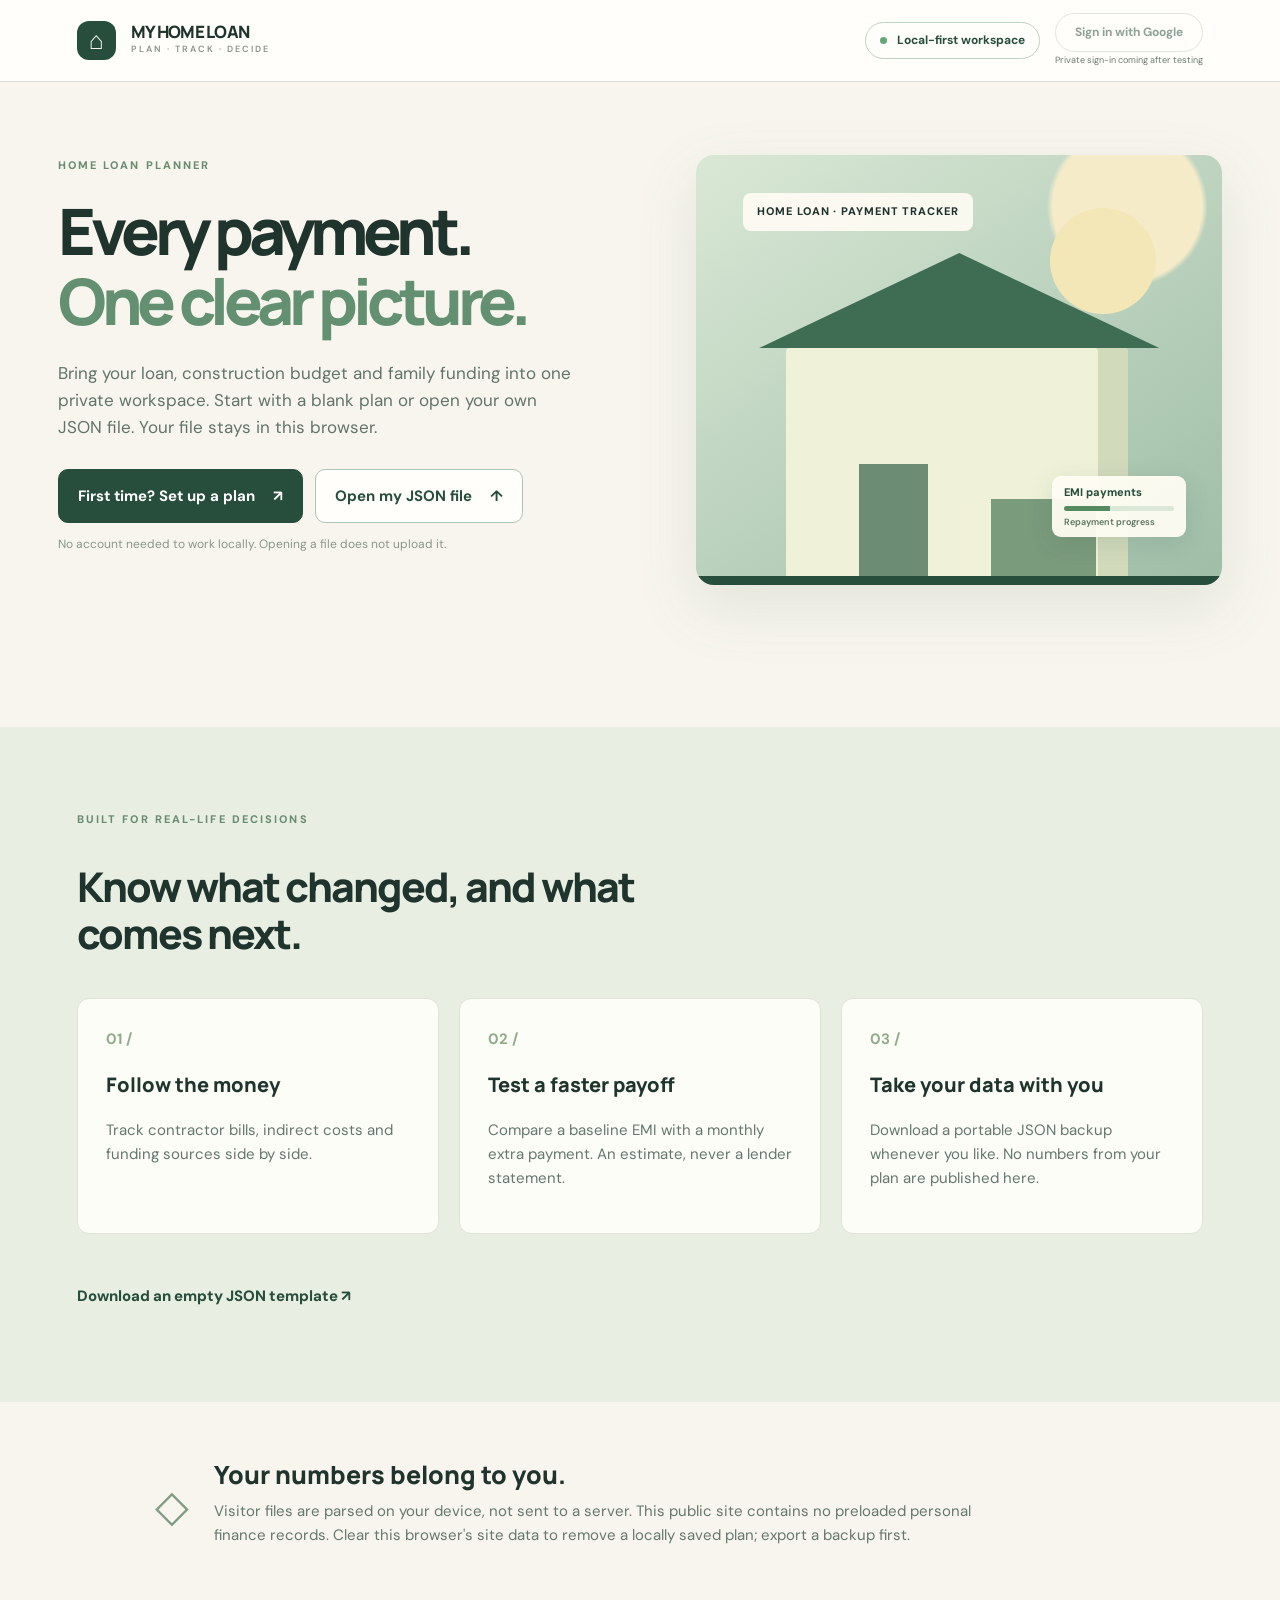
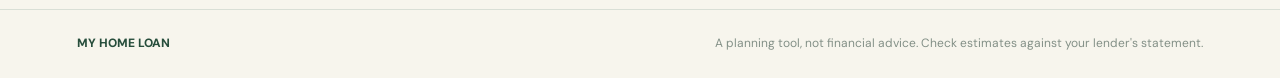
<file: index.html>
<!doctype html>
<html lang="en"><head><meta charset="utf-8"><meta name="viewport" content="width=device-width, initial-scale=1"><meta name="color-scheme" content="light"><title>My Home Loan | Clarity for every payment</title><link rel="stylesheet" href="style.css?v=20260925-1456"></head>
<body><header class="topbar"><div class="mark" aria-hidden="true">⌂</div><a class="brand" href="#top">MY HOME LOAN<span>PLAN · TRACK · DECIDE</span></a><span class="spacer"></span><span class="privacy-chip"><span class="dot"></span> Local-first workspace</span><div class="auth-soon"><button id="owner-login" class="owner-login" disabled title="Private sign-in is being tested">Sign in with Google</button><small>Private sign-in coming after testing</small></div><button id="owner-logout" class="owner-login" hidden>Sign out</button></header>
<main id="top"><section class="landing-stage" id="landing-stage" hidden><span class="eyebrow">START WHERE YOU ARE</span><h2>Which home-loan stage fits you?</h2><p>Pick a starting point. Your plan can change stages later without losing the earlier entries.</p><div class="landing-stage-options"><button data-start-stage="planning"><span>01 /</span><strong>Planning to buy</strong><small>Explore a ready home or building a home, budget and timing.</small></button><button data-start-stage="constructing"><span>02 /</span><strong>In the process of buying or building</strong><small>Buying, applying for a loan, or constructing.</small></button><button data-start-stage="repaying"><span>03 /</span><strong>Already paying</strong><small>Focus on your actual loan and monthly payment.</small></button></div></section><section class="hero"><div><div class="eyebrow">HOME LOAN PLANNER</div><h1>Every payment.<br><em>One clear picture.</em></h1><p>Bring your loan, construction budget and family funding into one private workspace. Start with a blank plan or open your own JSON file. Your file stays in this browser.</p><div class="hero-actions"><button class="primary" id="start">First time? Set up a plan <span>↗</span></button><button class="secondary" id="import">Open my JSON file <span>↑</span></button><input id="file" type="file" accept=".json,application/json" hidden></div><p class="fine">No account needed to work locally. Opening a file does not upload it.</p></div><div class="illustration" aria-hidden="true"><span class="sun"></span><span class="roof"></span><span class="house"></span><span class="line l1"></span><span class="line l2"></span><span class="line l3"></span><div class="floating-label">HOME LOAN · PAYMENT TRACKER</div><div class="loan-scene-cue"><span>EMI payments</span><i></i><small>Repayment progress</small></div></div></section>
<section class="dashboard" id="workspace" hidden><div class="dash-head"><div><div class="eyebrow">YOUR WORKSPACE</div><h2>Home finance, at a glance</h2><p id="source-label">A fresh plan, saved on this device</p></div><div class="dash-actions"><button id="download" class="secondary">Export JSON ↓</button><button id="reset" class="ghost">Close plan</button></div></div><div id="notice" class="notice" role="status"></div><div id="stage-picker" class="stage-picker" hidden></div><div id="stage-questions" class="stage-questions" hidden></div><div id="stage-current" class="stage-current" hidden></div><div class="quickstart"><div><strong>Make this plan yours</strong><p>Start with the loan terms. Add construction payments as they happen; keep rent, fees and other indirect costs separate. Add cover and family details so the plan reflects the whole picture.</p></div><div class="quick-actions"><button data-go="loan">Edit loan</button><button data-go="insurance">Add insurance</button><button data-go="contractor">Record payment</button></div></div><nav class="tabs" aria-label="Dashboard sections"><button data-tab="overview" class="active">Overview</button><button data-tab="ledger">Payments</button><button data-tab="plans">Budget & funding</button><button data-tab="schedule">Loan simulator</button><button data-tab="insurance">Insurance</button><button data-tab="records">Family & actions</button><button data-tab="history" hidden>Construction history</button><button data-tab="edit">Edit plan</button></nav><div id="view"></div></section>
<section class="features" id="intro"><div class="eyebrow">BUILT FOR REAL-LIFE DECISIONS</div><h2>Know what changed, and what comes next.</h2><div class="feature-grid"><article><span>01 /</span><h3>Follow the money</h3><p>Track contractor bills, indirect costs and funding sources side by side.</p></article><article><span>02 /</span><h3>Test a faster payoff</h3><p>Compare a baseline EMI with a monthly extra payment. An estimate, never a lender statement.</p></article><article><span>03 /</span><h3>Take your data with you</h3><p>Download a portable JSON backup whenever you like. No numbers from your plan are published here.</p></article></div><button class="text-button" id="template">Download an empty JSON template ↗</button></section>
<section class="security"><div class="security-icon">◇</div><div><h2>Your numbers belong to you.</h2><p>Visitor files are parsed on your device, not sent to a server. This public site contains no preloaded personal finance records. Clear this browser's site data to remove a locally saved plan; export a backup first.</p></div></section></main><footer><span>MY HOME LOAN</span><span>A planning tool, not financial advice. Check estimates against your lender's statement.</span></footer><script src="app.js?v=20260925-1456" defer></script></body></html>
</file>
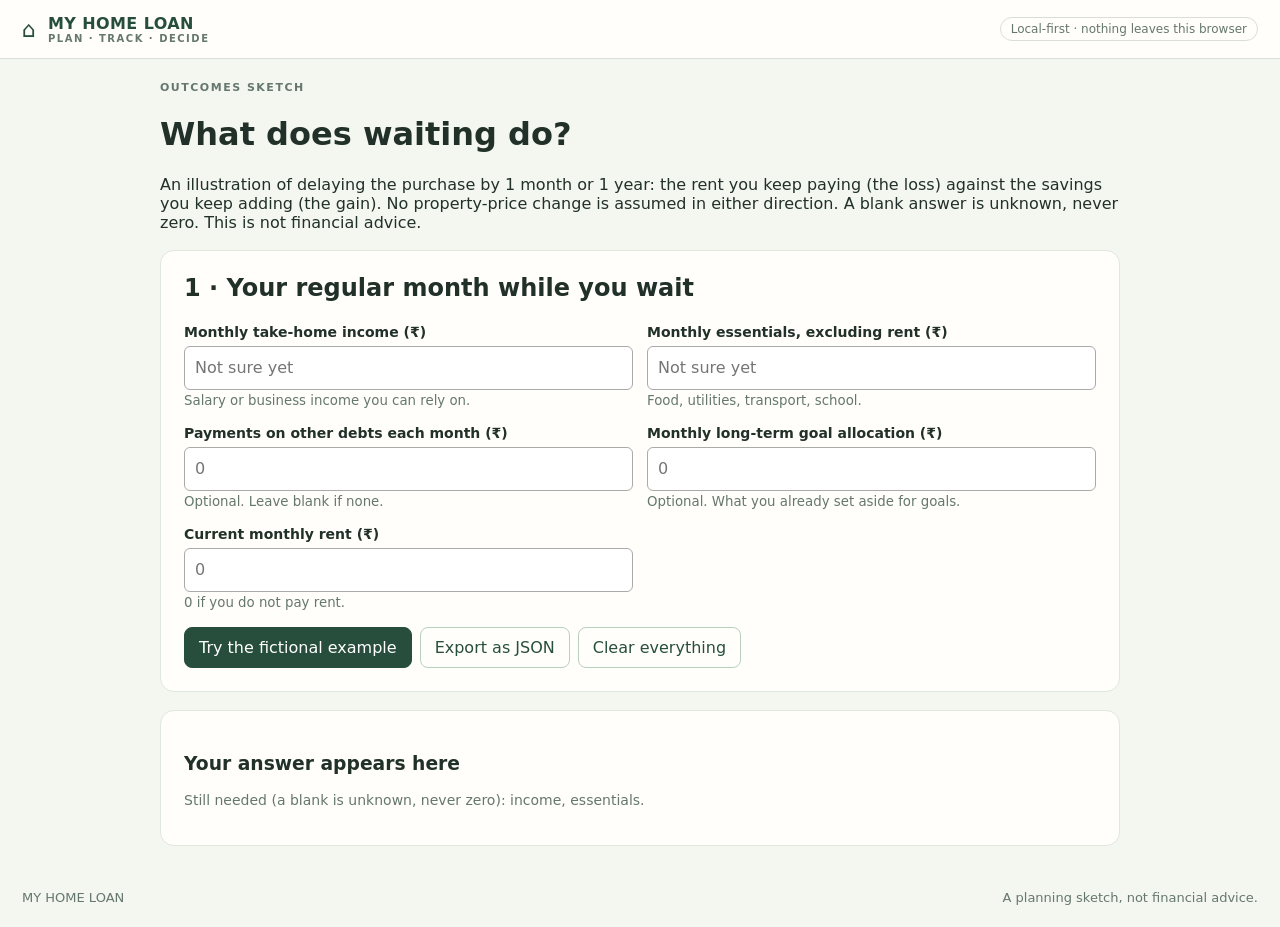
<file: 1-outcomes.html>
<!DOCTYPE html>
<html lang="en"><head><meta charset="utf-8"><meta name="viewport" content="width=device-width, initial-scale=1"><meta name="color-scheme" content="light"><title>What does waiting do? | My Home Loan</title>
<style>
:root{color-scheme:light}
body{margin:0;font-family:system-ui,-apple-system,'Segoe UI',Roboto,sans-serif;background:#f4f6f0;color:#22302a}
.oc-topbar{display:flex;align-items:center;gap:12px;padding:14px 22px;background:#fffefa;border-bottom:1px solid #d9dfd6;flex-wrap:wrap}
.oc-mark{font-size:22px;color:#274e3c}
.oc-brand{font-weight:800;color:#274e3c;text-decoration:none;letter-spacing:.4px}
.oc-brand span{display:block;font-size:10px;font-weight:700;color:#65776f;letter-spacing:1.5px}
.oc-chip{margin-left:auto;font-size:12px;color:#65776f;border:1px solid #d9dfd6;border-radius:20px;padding:4px 10px}
.oc-wrap{max-width:960px;margin:0 auto;padding:22px}
.oc-eyebrow{font-size:11px;font-weight:800;letter-spacing:1.5px;color:#65776f}
.oc-panel{background:#fffefa;border:1px solid #e0e7de;border-radius:14px;padding:23px;margin-top:18px}
.oc-panel h2{margin-top:0}
.oc-fields{display:grid;grid-template-columns:repeat(2,minmax(0,1fr));gap:14px;margin-top:12px}
.oc-field label{font-weight:700;font-size:14px}
.oc-field input{display:block;width:100%;min-width:0;box-sizing:border-box;padding:10px;border:1px solid #aaa;border-radius:6px;margin-top:5px;min-height:44px;font:inherit}
.oc-field small{color:#65776f}
.oc-btn{border:1px solid #b9d0bb;border-radius:8px;padding:10px 14px;background:#fffefa;color:#274e3c;font-weight:800;cursor:pointer;font:inherit}
.oc-btn.selected{background:#274e3c;color:#fff;border-color:#274e3c}
.oc-actions{display:flex;gap:8px;flex-wrap:wrap;margin-top:16px}
.oc-cards{display:grid;grid-template-columns:repeat(3,minmax(0,1fr));gap:14px;margin:14px 0}
.oc-card{padding:15px;border:1px solid #e0e7de;border-radius:12px;background:#fff;min-width:0}
.oc-card h4{margin:0 0 6px;font-size:13px;color:#65776f}
.oc-big{margin:0;font-size:22px;font-weight:800;overflow-wrap:anywhere}
.oc-horizon h3{margin-bottom:4px}
.oc-hint{color:#65776f;font-size:14px}
.oc-notes{background:#f4f8f1;border:1px solid #c3d8c4;border-radius:10px;padding:12px 14px;margin-top:12px}
.oc-caveat{border:1px solid #e0e7de;border-radius:10px;padding:12px 14px;margin-top:10px;background:#fbfaf5}
.oc-caveat p{margin:6px 0 0;color:#45544c}
.oc-footer{display:flex;justify-content:space-between;gap:10px;flex-wrap:wrap;padding:22px;color:#65776f;font-size:13px}
@media(max-width:700px){.oc-fields{grid-template-columns:1fr}.oc-cards{grid-template-columns:1fr}.oc-wrap{padding:14px}}
</style></head>
<body>
<header class="oc-topbar"><span class="oc-mark" aria-hidden="true">⌂</span><a class="oc-brand" href="index.html">MY HOME LOAN<span>PLAN · TRACK · DECIDE</span></a><span class="oc-chip">Local-first · nothing leaves this browser</span></header>
<main class="oc-wrap" id="oc-app">
  <div class="oc-eyebrow">OUTCOMES SKETCH</div>
  <h1>What does waiting do?</h1>
  <p>An illustration of delaying the purchase by 1 month or 1 year: the rent you keep paying (the loss) against the savings you keep adding (the gain). No property-price change is assumed in either direction. A blank answer is unknown, never zero. This is not financial advice.</p>
  <div class="oc-panel">
    <h2>1 · Your regular month while you wait</h2>
    <div class="oc-fields">
      <div class="oc-field"><label for="oc-income">Monthly take-home income (₹)</label><input id="oc-income" type="number" min="0" step="any" inputmode="decimal" placeholder="Not sure yet"><small>Salary or business income you can rely on.</small></div>
      <div class="oc-field"><label for="oc-essentials">Monthly essentials, excluding rent (₹)</label><input id="oc-essentials" type="number" min="0" step="any" inputmode="decimal" placeholder="Not sure yet"><small>Food, utilities, transport, school.</small></div>
      <div class="oc-field"><label for="oc-debt">Payments on other debts each month (₹)</label><input id="oc-debt" type="number" min="0" step="any" inputmode="decimal" placeholder="0"><small>Optional. Leave blank if none.</small></div>
      <div class="oc-field"><label for="oc-goal">Monthly long-term goal allocation (₹)</label><input id="oc-goal" type="number" min="0" step="any" inputmode="decimal" placeholder="0"><small>Optional. What you already set aside for goals.</small></div>
      <div class="oc-field"><label for="oc-rent">Current monthly rent (₹)</label><input id="oc-rent" type="number" min="0" step="any" inputmode="decimal" placeholder="0"><small>0 if you do not pay rent.</small></div>
    </div>
    <div class="oc-actions">
      <button type="button" class="oc-btn selected" id="oc-fictional">Try the fictional example</button>
      <button type="button" class="oc-btn" id="oc-export">Export as JSON</button>
      <button type="button" class="oc-btn" id="oc-clear">Clear everything</button>
    </div>
  </div>
  <div id="oc-results"></div>
</main>
<footer class="oc-footer"><span>MY HOME LOAN</span><span>A planning sketch, not financial advice.</span></footer>
<script src="outcomes.js" defer></script>
</body></html>
</file>
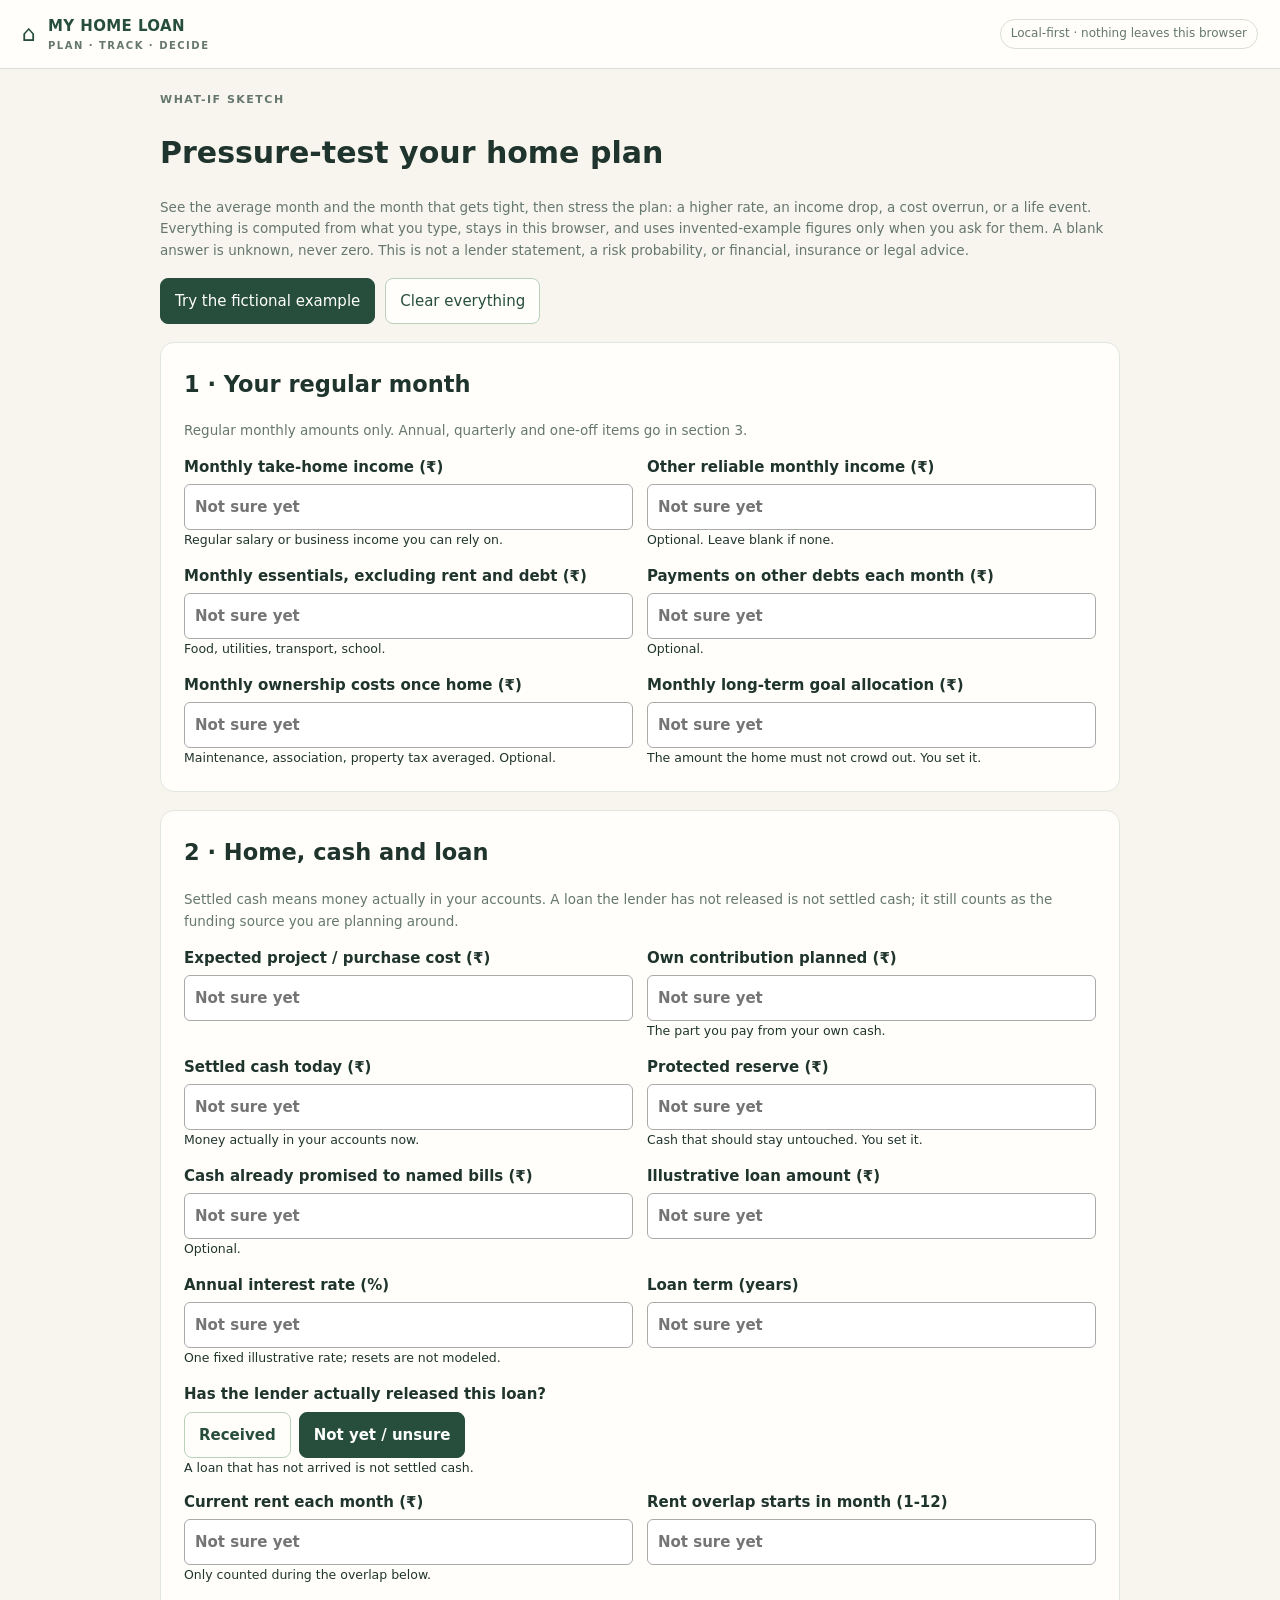
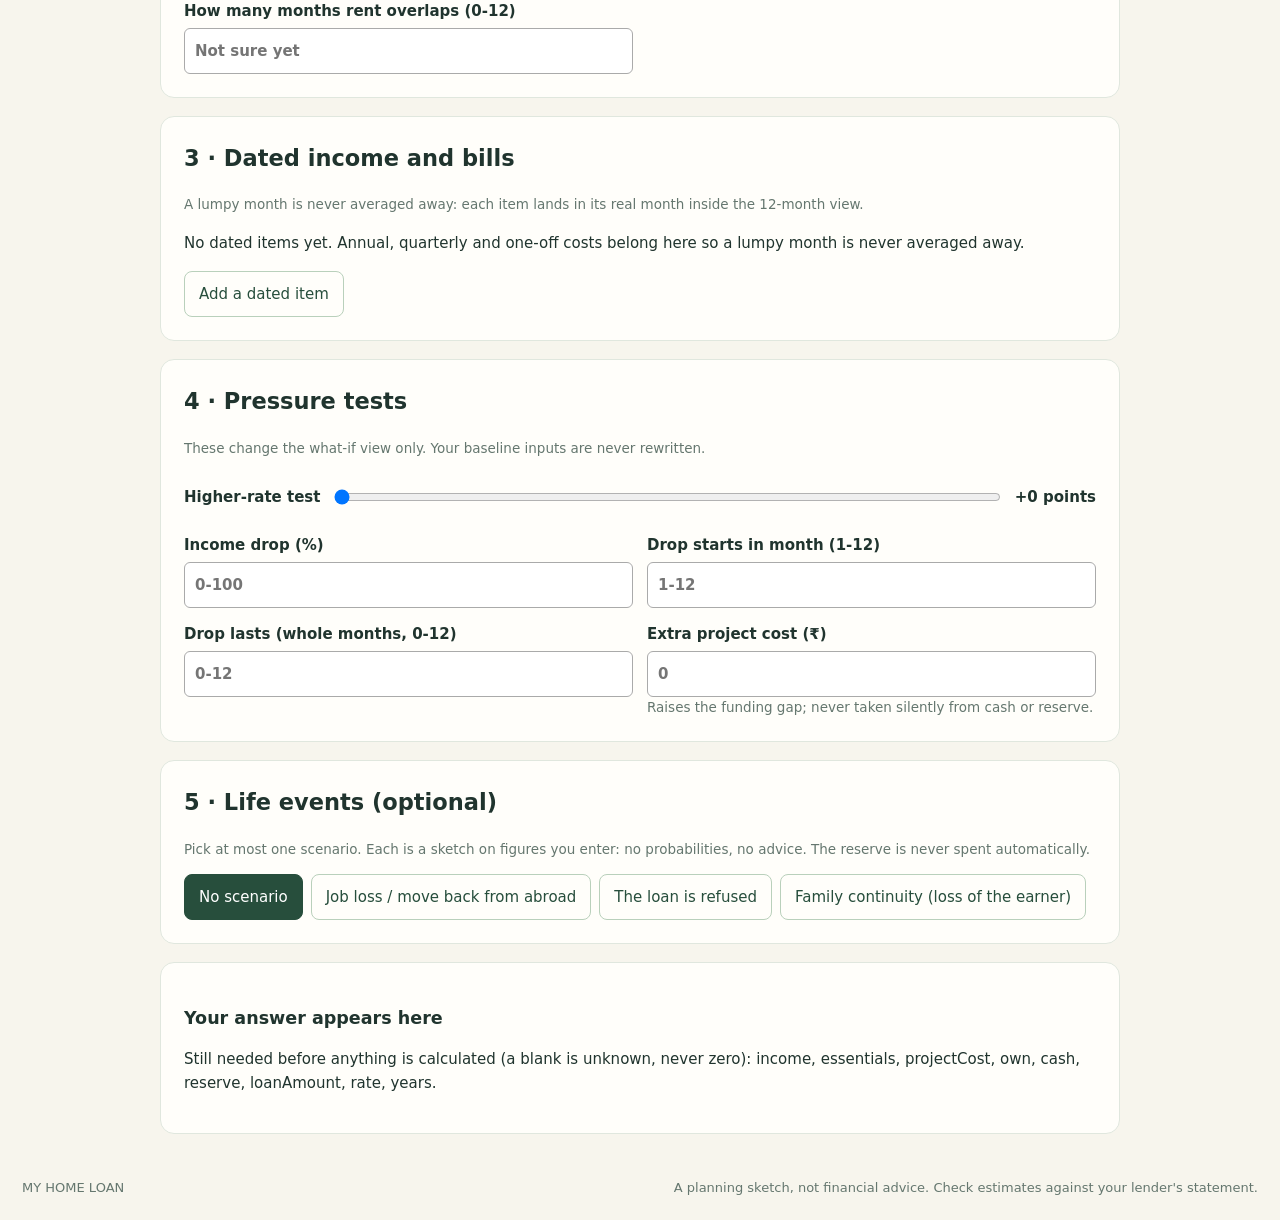
<file: 1-pressure-test.html>
<!doctype html>
<html lang="en"><head><meta charset="utf-8"><meta name="viewport" content="width=device-width, initial-scale=1"><meta name="color-scheme" content="light"><title>Pressure-test your home plan | My Home Loan</title>
<style>
/* Feature-local namespaced CSS for the affordability pressure-test page.
   Palette mirrors style.css; this file intentionally does NOT load or edit
   style.css, which the concept-1 work is changing. Integration: when wiring
   this page into the tab nav, this <style> block can move into a namespaced
   section of the shared stylesheet. */
.pt-root{--ink:#20342e;--muted:#65776f;--sage:#dce7d9;--cream:#f7f5ed;--green:#274e3c;--lime:#e6edc7;--line:#d9dfd6;--paper:#fffefa;--orange:#d38251}
body{margin:0;color:#20342e;background:#f7f5ed;font:15px/1.6 'DM Sans',system-ui,sans-serif}
.pt-topbar{display:flex;align-items:center;gap:12px;padding:14px 22px;background:#fffefa;border-bottom:1px solid #d9dfd6}
.pt-mark{font-size:22px;color:#274e3c}
.pt-brand{font-weight:800;color:#274e3c;text-decoration:none;letter-spacing:.4px}
.pt-brand span{display:block;font-size:10px;font-weight:700;color:#65776f;letter-spacing:1.5px}
.pt-chip{margin-left:auto;font-size:12px;color:#65776f;border:1px solid #d9dfd6;border-radius:20px;padding:4px 10px}
.pt-wrap{max-width:960px;margin:0 auto;padding:22px}
.pt-eyebrow{font-size:11px;font-weight:800;letter-spacing:1.5px;color:#65776f}
.pt-panel{background:#fffefa;border:1px solid #e0e7de;border-radius:14px;padding:23px;margin-top:18px}
.pt-panel h2{margin-top:0}
.pt-panel h3{margin-bottom:6px}
.pt-fields{display:grid;grid-template-columns:repeat(2,minmax(0,1fr));gap:14px;margin-top:12px}
.pt-field{display:block;font-weight:600}
.pt-field input{display:block;width:100%;box-sizing:border-box;padding:10px;border:1px solid #aaa;border-radius:6px;margin-top:5px;min-height:44px;font:inherit}
.pt-field small{display:block;font-weight:400}
.pt-check{display:flex;gap:8px;align-items:center;margin:10px 0;font-weight:600}
.pt-check input{width:20px;height:20px}
.pt-choices{display:flex;gap:8px;flex-wrap:wrap;margin-top:6px}
.pt-choices button,.pt-root button.pt-btn{border:1px solid #b9d0bb;border-radius:8px;padding:10px 14px;background:#fffefa;color:#274e3c;font-weight:800;cursor:pointer;font:inherit}
.pt-choices button.selected{background:#274e3c;color:#fff;border-color:#274e3c}
.pt-btn-primary{background:#274e3c !important;color:#fff !important;border-color:#274e3c !important}
.pt-actions{display:flex;gap:10px;margin-top:16px;flex-wrap:wrap}
.pt-row{display:grid;grid-template-columns:1.4fr 1fr .9fr .9fr .8fr auto;gap:8px;margin-top:8px;align-items:center}
.pt-row input,.pt-row select{padding:9px;border:1px solid #aaa;border-radius:6px;min-height:44px;font:inherit;width:100%;box-sizing:border-box}
.pt-row .ghost{border:1px solid #d9b8b8;background:#fff;color:#8a3b3b;border-radius:8px;padding:9px 12px;cursor:pointer}
.pt-cards{display:grid;grid-template-columns:repeat(4,1fr);gap:14px;margin:14px 0}
.pt-card{padding:15px;border:1px solid #e0e7de;border-radius:12px;background:#fff}
.pt-card h4{margin:0 0 6px;font-size:13px;color:#65776f}
.pt-card .pt-big{margin:0;font-size:19px;font-weight:800;color:#20342e}
.pt-card small{color:#65776f}
.pt-alert{background:#fdf0e8;border:1px solid #d38251;border-radius:10px;padding:12px 14px;color:#7a4322}
.pt-hint{color:#65776f;font-size:13.5px}
.pt-notes{background:#f4f8f1;border:1px solid #c3d8c4;border-radius:10px;padding:12px 14px;margin-top:12px}
.pt-notes li{margin:4px 0}
.pt-table-wrap{overflow-x:auto}
.pt-table{width:100%;border-collapse:collapse;font-size:14px;margin-top:8px}
.pt-table th,.pt-table td{border-bottom:1px solid #e0e7de;padding:8px 10px;text-align:left}
.pt-table tr.pt-neg td{color:#8a3b3b;font-weight:700}
.pt-sub{border-top:1px dashed #d9dfd6;margin-top:14px;padding-top:10px}
.pt-fx{border:1px solid #e0e7de;border-radius:10px;padding:12px;margin-top:12px;background:#fbfaf5}
.pt-range{display:flex;align-items:center;gap:12px;margin-top:10px}
.pt-range input{flex:1;min-height:44px}
.pt-range strong{white-space:nowrap}
.pt-footer{display:flex;justify-content:space-between;padding:22px;color:#65776f;font-size:13px}
.pt-stress-grid{display:grid;grid-template-columns:repeat(2,minmax(0,1fr));gap:14px;margin-top:12px}
@media(max-width:700px){.pt-fields,.pt-stress-grid{grid-template-columns:1fr}.pt-cards{grid-template-columns:1fr 1fr}.pt-row{grid-template-columns:1fr 1fr}.pt-wrap{padding:14px}}
</style></head>
<body class="pt-root">
<header class="pt-topbar"><span class="pt-mark" aria-hidden="true">⌂</span><a class="pt-brand" href="index.html">MY HOME LOAN<span>PLAN · TRACK · DECIDE</span></a><span class="pt-chip">Local-first · nothing leaves this browser</span></header>
<main class="pt-wrap" id="pt-app">
  <div class="pt-eyebrow">WHAT-IF SKETCH</div>
  <h1>Pressure-test your home plan</h1>
  <p class="pt-hint">See the average month and the month that gets tight, then stress the plan: a higher rate, an income drop, a cost overrun, or a life event. Everything is computed from what you type, stays in this browser, and uses invented-example figures only when you ask for them. A blank answer is unknown, never zero. This is not a lender statement, a risk probability, or financial, insurance or legal advice.</p>
  <div class="pt-actions"><button class="pt-btn pt-btn-primary" id="pt-fictional" type="button">Try the fictional example</button><button class="pt-btn" id="pt-reset" type="button">Clear everything</button></div>

  <section class="pt-panel"><h2>1 · Your regular month</h2>
    <p class="pt-hint">Regular monthly amounts only. Annual, quarterly and one-off items go in section 3.</p>
    <div class="pt-fields" id="pt-base-fields"></div></section>

  <section class="pt-panel"><h2>2 · Home, cash and loan</h2>
    <p class="pt-hint">Settled cash means money actually in your accounts. A loan the lender has not released is not settled cash; it still counts as the funding source you are planning around.</p>
    <div class="pt-fields" id="pt-home-fields"></div>
    <div class="pt-fields" id="pt-rent-fields"></div></section>

  <section class="pt-panel"><h2>3 · Dated income and bills</h2>
    <p class="pt-hint">A lumpy month is never averaged away: each item lands in its real month inside the 12-month view.</p>
    <div id="pt-rows"></div>
    <div class="pt-actions"><button class="pt-btn" id="pt-add-row" type="button">Add a dated item</button></div></section>

  <section class="pt-panel"><h2>4 · Pressure tests</h2>
    <p class="pt-hint">These change the what-if view only. Your baseline inputs are never rewritten.</p>
    <div class="pt-range"><label for="pt-ratePlus"><strong>Higher-rate test</strong></label><input id="pt-ratePlus" type="range" min="0" max="3" step="1" value="0"><strong id="pt-ratePlus-val">+0 points</strong></div>
    <div class="pt-stress-grid">
      <label class="pt-field">Income drop (%)<input id="pt-dropPct" type="number" min="0" max="100" step="any" inputmode="decimal" placeholder="0-100"></label>
      <label class="pt-field">Drop starts in month (1-12)<input id="pt-dropStart" type="number" min="1" max="12" step="1" placeholder="1-12"></label>
      <label class="pt-field">Drop lasts (whole months, 0-12)<input id="pt-dropMonths" type="number" min="0" max="12" step="1" placeholder="0-12"></label>
      <label class="pt-field">Extra project cost (₹)<input id="pt-overrun" type="number" min="0" step="any" inputmode="decimal" placeholder="0"><small class="pt-hint">Raises the funding gap; never taken silently from cash or reserve.</small></label>
    </div></section>

  <section class="pt-panel"><h2>5 · Life events (optional)</h2>
    <p class="pt-hint">Pick at most one scenario. Each is a sketch on figures you enter: no probabilities, no advice. The reserve is never spent automatically.</p>
    <div class="pt-choices" role="group" aria-label="Life event scenario">
      <button type="button" data-life="none" class="selected">No scenario</button>
      <button type="button" data-life="job">Job loss / move back from abroad</button>
      <button type="button" data-life="rejected">The loan is refused</button>
      <button type="button" data-life="death">Family continuity (loss of the earner)</button>
    </div>
    <div id="pt-life-fields"></div></section>

  <section id="pt-results" aria-live="polite"></section>
</main>
<footer class="pt-footer"><span>MY HOME LOAN</span><span>A planning sketch, not financial advice. Check estimates against your lender's statement.</span></footer>
<script src="pressure-test.js" defer></script>
</body></html>
</file>
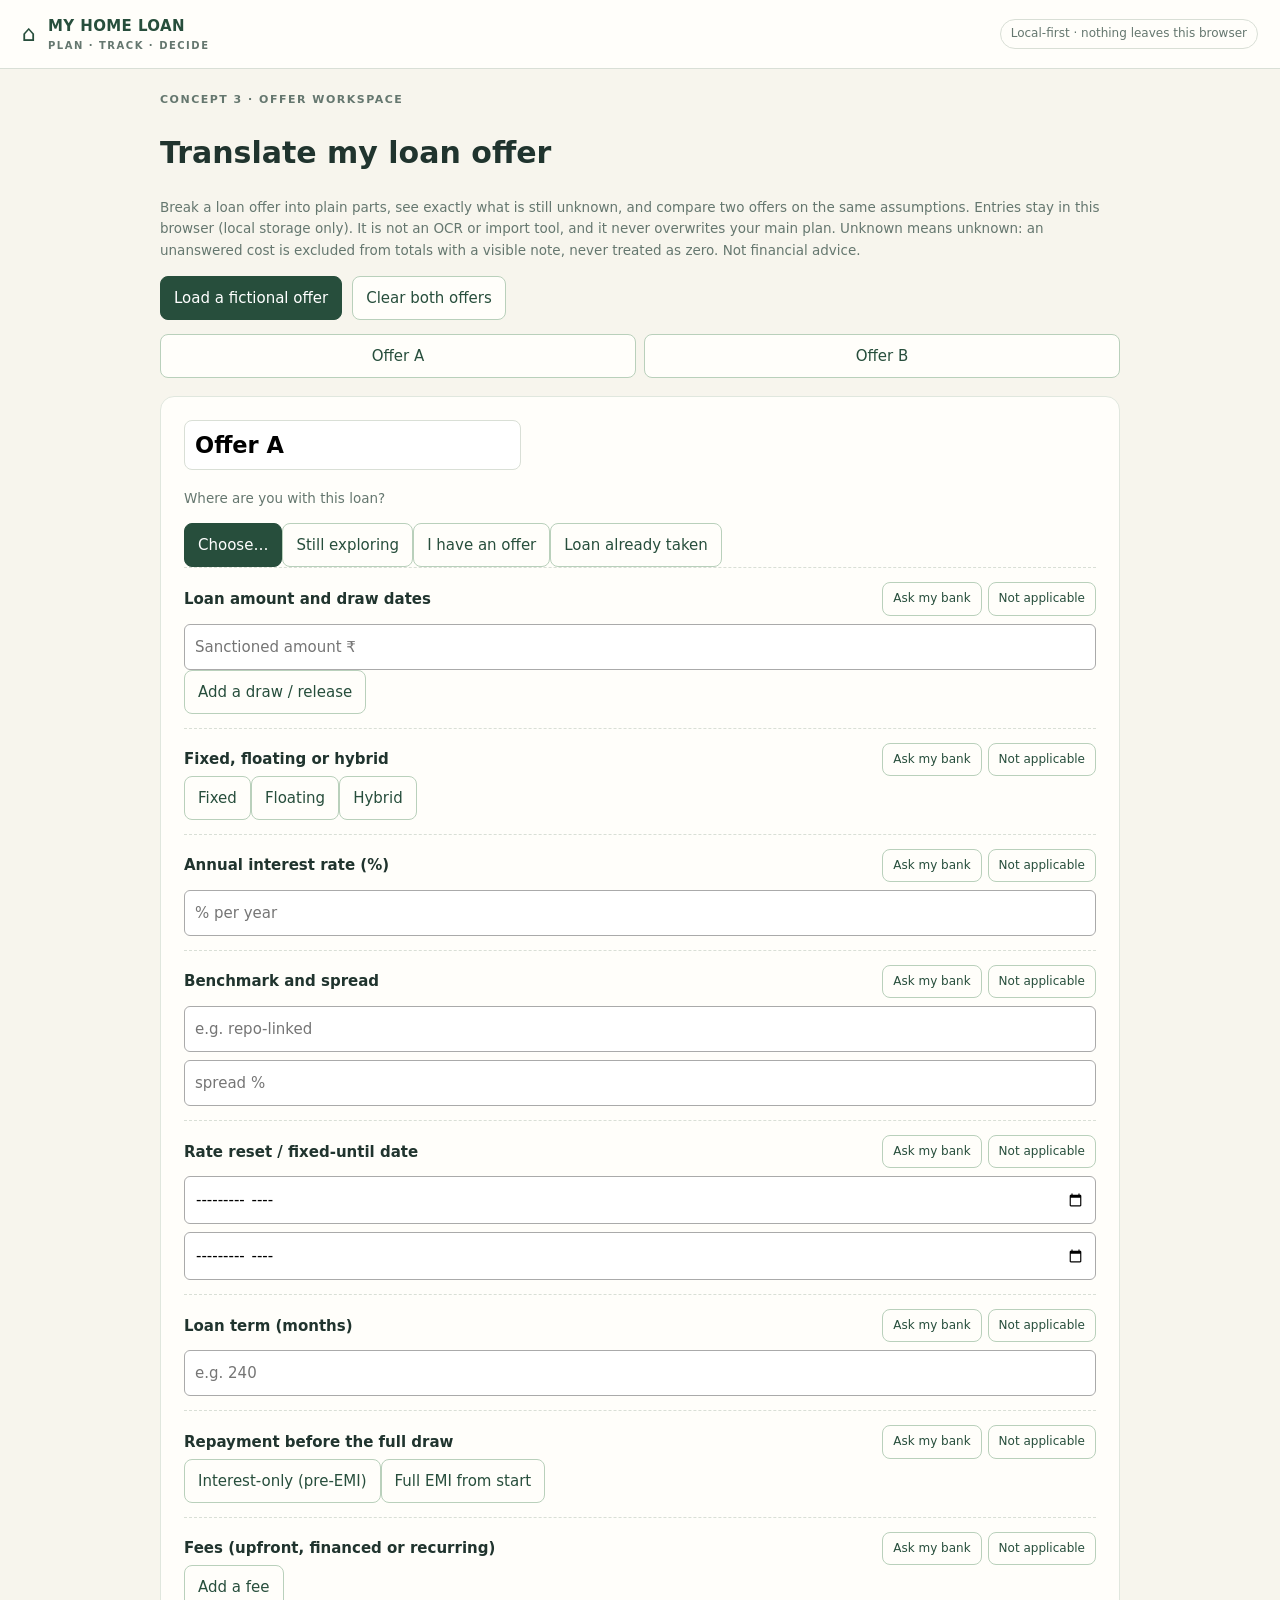
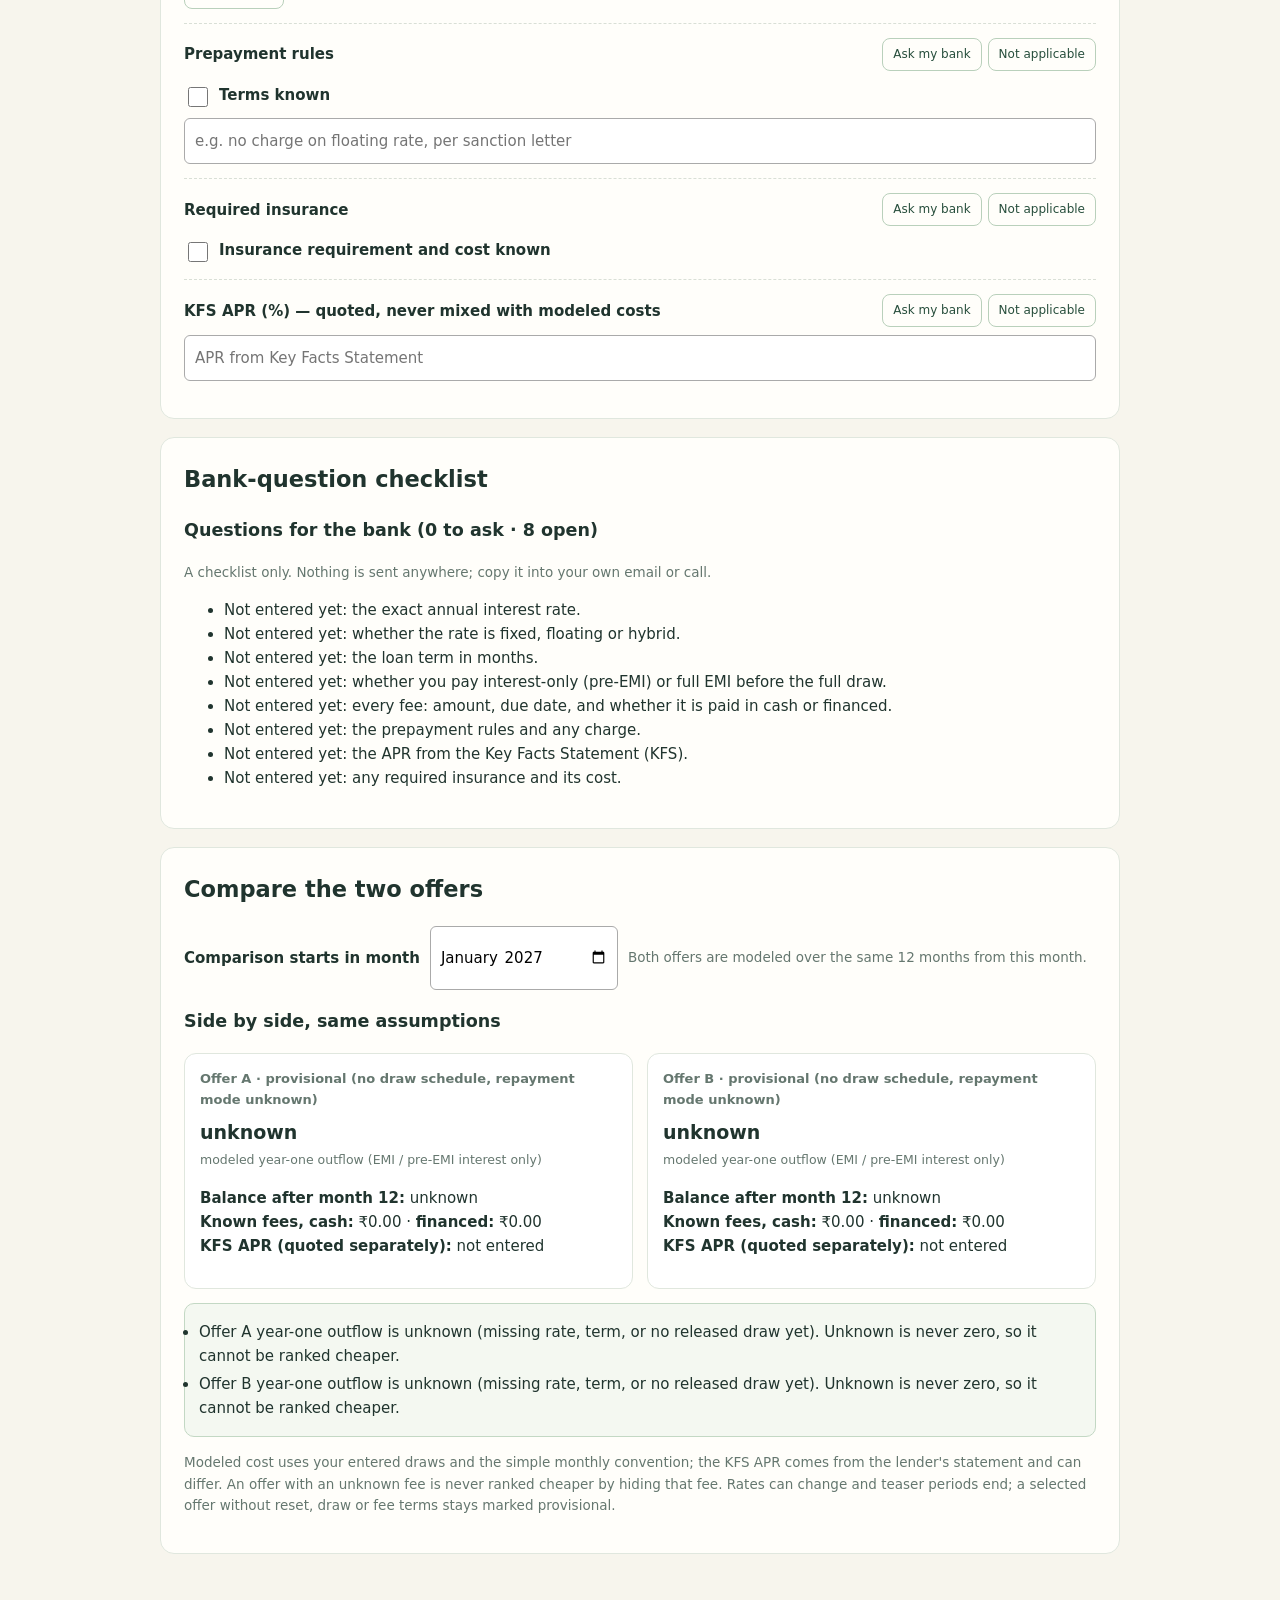
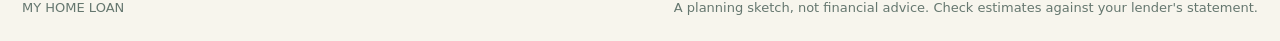
<file: 4-offers.html>
<!doctype html>
<html lang="en"><head><meta charset="utf-8"><meta name="viewport" content="width=device-width, initial-scale=1"><meta name="color-scheme" content="light"><title>Translate my loan offer | My Home Loan</title>
<style>
/* Feature-local namespaced CSS for the offer-translator page.
   Palette mirrors style.css; this file intentionally does NOT load or edit
   style.css, which the concept-1 work is changing. Integration: when wiring
   this page into the tab nav, this <style> block can move into a namespaced
   section of the shared stylesheet. */
body{margin:0;color:#20342e;background:#f7f5ed;font:15px/1.6 'DM Sans',system-ui,sans-serif}
.lo-topbar{display:flex;align-items:center;gap:12px;padding:14px 22px;background:#fffefa;border-bottom:1px solid #d9dfd6}
.lo-mark{font-size:22px;color:#274e3c}
.lo-brand{font-weight:800;color:#274e3c;text-decoration:none;letter-spacing:.4px}
.lo-brand span{display:block;font-size:10px;font-weight:700;color:#65776f;letter-spacing:1.5px}
.lo-chip{margin-left:auto;font-size:12px;color:#65776f;border:1px solid #d9dfd6;border-radius:20px;padding:4px 10px}
.lo-wrap{max-width:960px;margin:0 auto;padding:22px}
.lo-eyebrow{font-size:11px;font-weight:800;letter-spacing:1.5px;color:#65776f}
.lo-panel{background:#fffefa;border:1px solid #e0e7de;border-radius:14px;padding:23px;margin-top:18px}
.lo-panel h2{margin-top:0}
.lo-hint{color:#65776f;font-size:13.5px}
.lo-btn,.lo-choices button,.lo-flags button,#lo-path button{border:1px solid #b9d0bb;border-radius:8px;padding:9px 13px;background:#fffefa;color:#274e3c;font-weight:800;cursor:pointer;font:inherit}
.lo-btn-primary{background:#274e3c !important;color:#fff !important;border-color:#274e3c !important}
.lo-choices button.selected,#lo-path button.selected,.lo-flags button.selected{background:#274e3c;color:#fff;border-color:#274e3c}
.lo-tabs{display:flex;gap:8px;margin:14px 0}
.lo-tabs button{flex:1}
.lo-actions{display:flex;gap:10px;margin-top:14px;flex-wrap:wrap}
.lo-qrow{border-top:1px dashed #d9dfd6;padding:14px 0}
.lo-qrow input{display:block;width:100%;box-sizing:border-box;padding:10px;border:1px solid #aaa;border-radius:6px;margin-top:8px;min-height:44px;font:inherit}
.lo-qhead{display:flex;justify-content:space-between;align-items:center;gap:10px;flex-wrap:wrap}
.lo-flags{display:flex;gap:6px}
.lo-flags button{font-size:12px;padding:6px 10px}
.lo-flags .lo-clear{border-color:#d9b8b8;color:#8a3b3b}
.lo-draw,.lo-fee{display:grid;grid-template-columns:1.2fr 1fr .9fr .9fr .8fr auto;gap:8px;margin-top:8px;align-items:center}
.lo-fee{grid-template-columns:1.4fr 1fr auto auto auto}
.lo-draw input,.lo-draw select,.lo-fee input{padding:9px;border:1px solid #aaa;border-radius:6px;min-height:44px;font:inherit;width:100%;box-sizing:border-box}
.lo-fee label{display:flex;gap:6px;align-items:center;font-size:13px}
.lo-del{border:1px solid #d9b8b8;background:#fff;color:#8a3b3b;border-radius:8px;padding:9px 12px;cursor:pointer;font:inherit}
.lo-check{display:flex;gap:8px;align-items:center;margin-top:8px;font-weight:600}
.lo-check input{width:20px;height:20px;min-height:0}
.lo-alert{background:#fdf0e8;border:1px solid #d38251;border-radius:10px;padding:12px 14px;color:#7a4322;margin-top:12px}
.lo-cards{display:grid;grid-template-columns:1fr 1fr;gap:14px;margin:14px 0}
.lo-card{padding:15px;border:1px solid #e0e7de;border-radius:12px;background:#fff}
.lo-card h4{margin:0 0 6px;font-size:13px;color:#65776f}
.lo-card .pt-big{margin:0;font-size:19px;font-weight:800;color:#20342e}
.lo-card small{color:#65776f}
.lo-notes{background:#f4f8f1;border:1px solid #c3d8c4;border-radius:10px;padding:12px 14px;margin-top:12px}
.lo-notes li{margin:4px 0}
.lo-startrow{display:flex;align-items:center;gap:10px;margin-top:10px;flex-wrap:wrap}
.lo-startrow input{padding:9px;border:1px solid #aaa;border-radius:6px;min-height:44px;font:inherit}
.lo-footer{display:flex;justify-content:space-between;padding:22px;color:#65776f;font-size:13px}
@media(max-width:700px){.lo-cards{grid-template-columns:1fr}.lo-draw,.lo-fee{grid-template-columns:1fr 1fr}.lo-wrap{padding:14px}}
</style></head>
<body>
<header class="lo-topbar"><span class="lo-mark" aria-hidden="true">⌂</span><a class="lo-brand" href="index.html">MY HOME LOAN<span>PLAN · TRACK · DECIDE</span></a><span class="lo-chip">Local-first · nothing leaves this browser</span></header>
<main class="lo-wrap" id="lo-app">
  <div class="lo-eyebrow">CONCEPT 3 · OFFER WORKSPACE</div>
  <h1>Translate my loan offer</h1>
  <p class="lo-hint">Break a loan offer into plain parts, see exactly what is still unknown, and compare two offers on the same assumptions. Entries stay in this browser (local storage only). It is not an OCR or import tool, and it never overwrites your main plan. Unknown means unknown: an unanswered cost is excluded from totals with a visible note, never treated as zero. Not financial advice.</p>
  <div class="lo-actions"><button class="lo-btn lo-btn-primary" id="lo-fictional" type="button">Load a fictional offer</button><button class="lo-btn" id="lo-clear" type="button">Clear both offers</button></div>

  <div class="lo-tabs" role="group" aria-label="Choose offer">
    <button class="lo-btn selected" id="lo-tab-a" type="button">Offer A</button>
    <button class="lo-btn" id="lo-tab-b" type="button">Offer B</button>
  </div>

  <section class="lo-panel">
    <h2><input id="lo-offer-label" type="text" value="Offer A" aria-label="Offer name" style="font:inherit;font-weight:800;border:1px solid #d9dfd6;border-radius:8px;padding:6px 10px"></h2>
    <p class="lo-hint">Where are you with this loan?</p>
    <div class="lo-choices" id="lo-path"></div>
    <div id="lo-offer-body"></div>
    <div id="lo-errors"></div>
  </section>

  <section class="lo-panel" id="lo-checklist-panel"><h2>Bank-question checklist</h2><div id="lo-checklist"></div></section>

  <section class="lo-panel"><h2>Compare the two offers</h2>
    <div class="lo-startrow"><label for="lo-start"><strong>Comparison starts in month</strong></label><input id="lo-start" type="month" value="2027-01"><span class="lo-hint">Both offers are modeled over the same 12 months from this month.</span></div>
    <div id="lo-compare"></div></section>
</main>
<footer class="lo-footer"><span>MY HOME LOAN</span><span>A planning sketch, not financial advice. Check estimates against your lender's statement.</span></footer>
<script src="offers.js" defer></script>
</body></html>
</file>
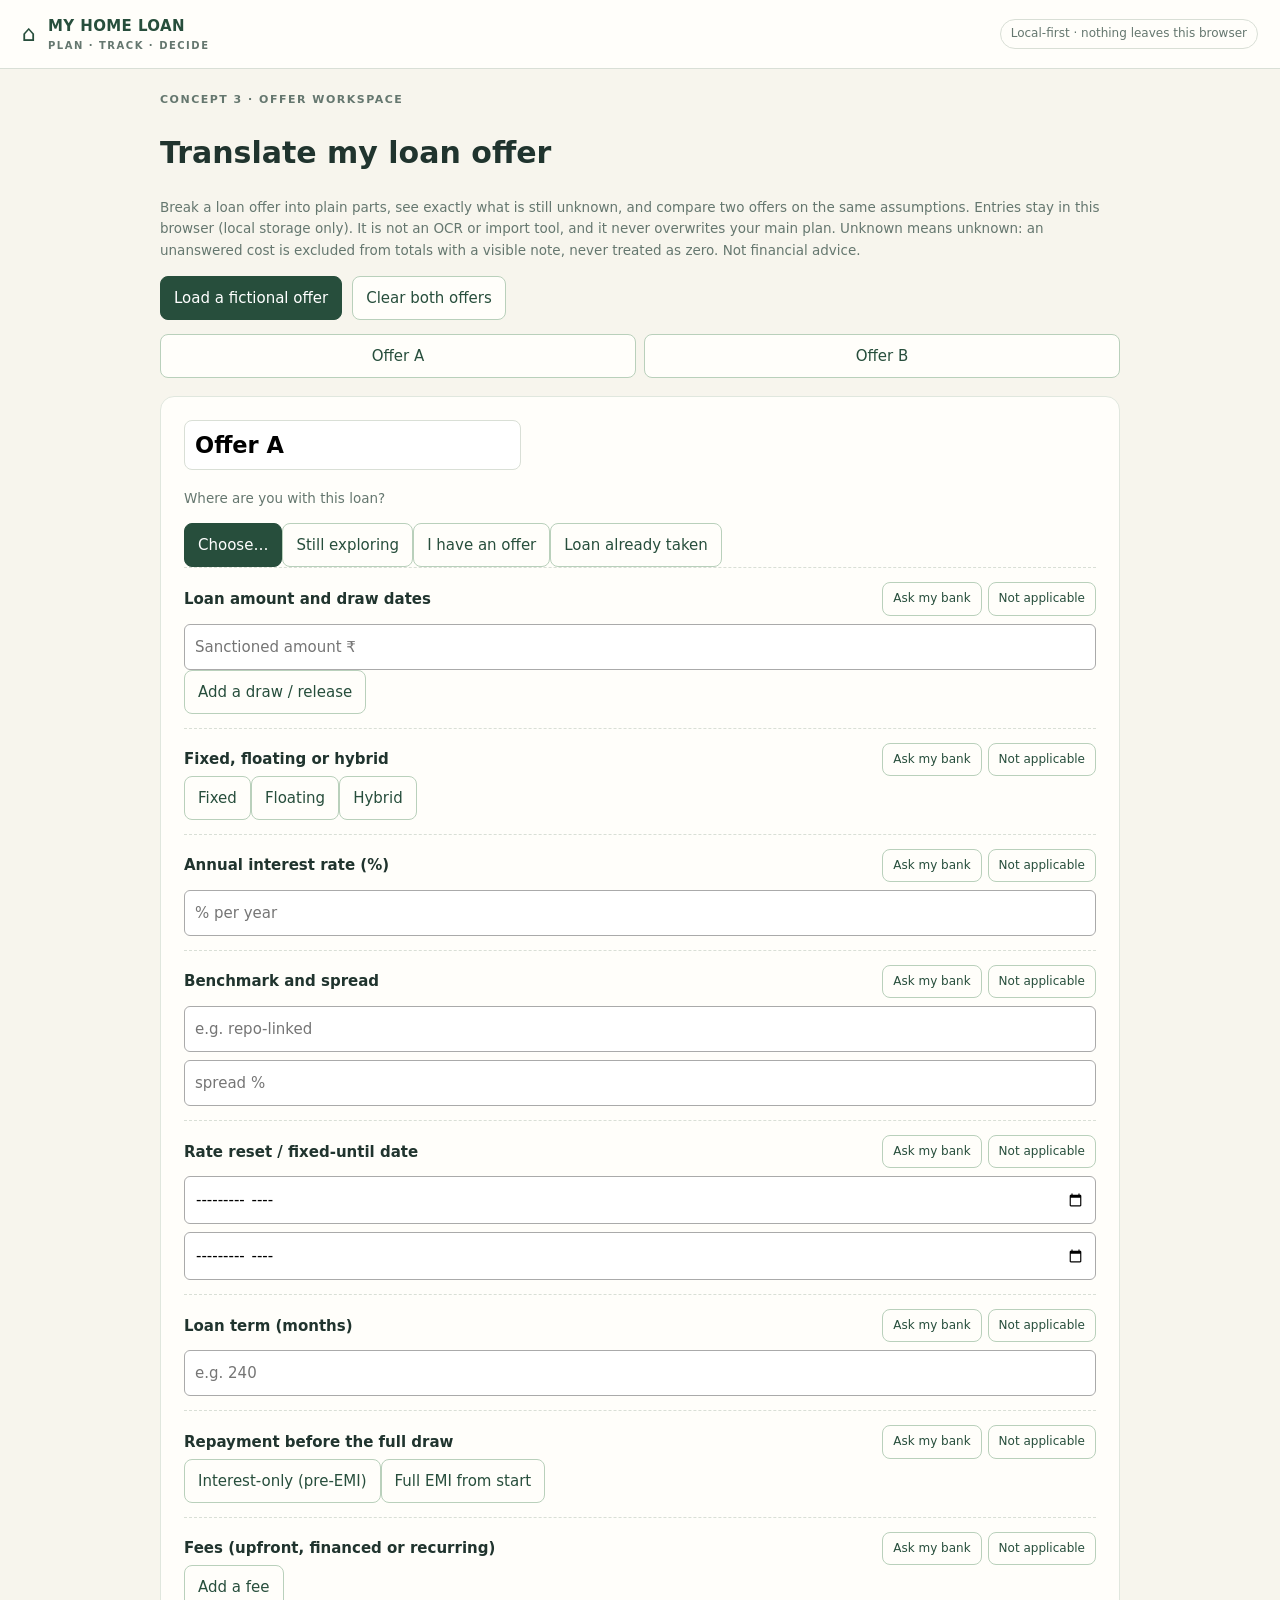
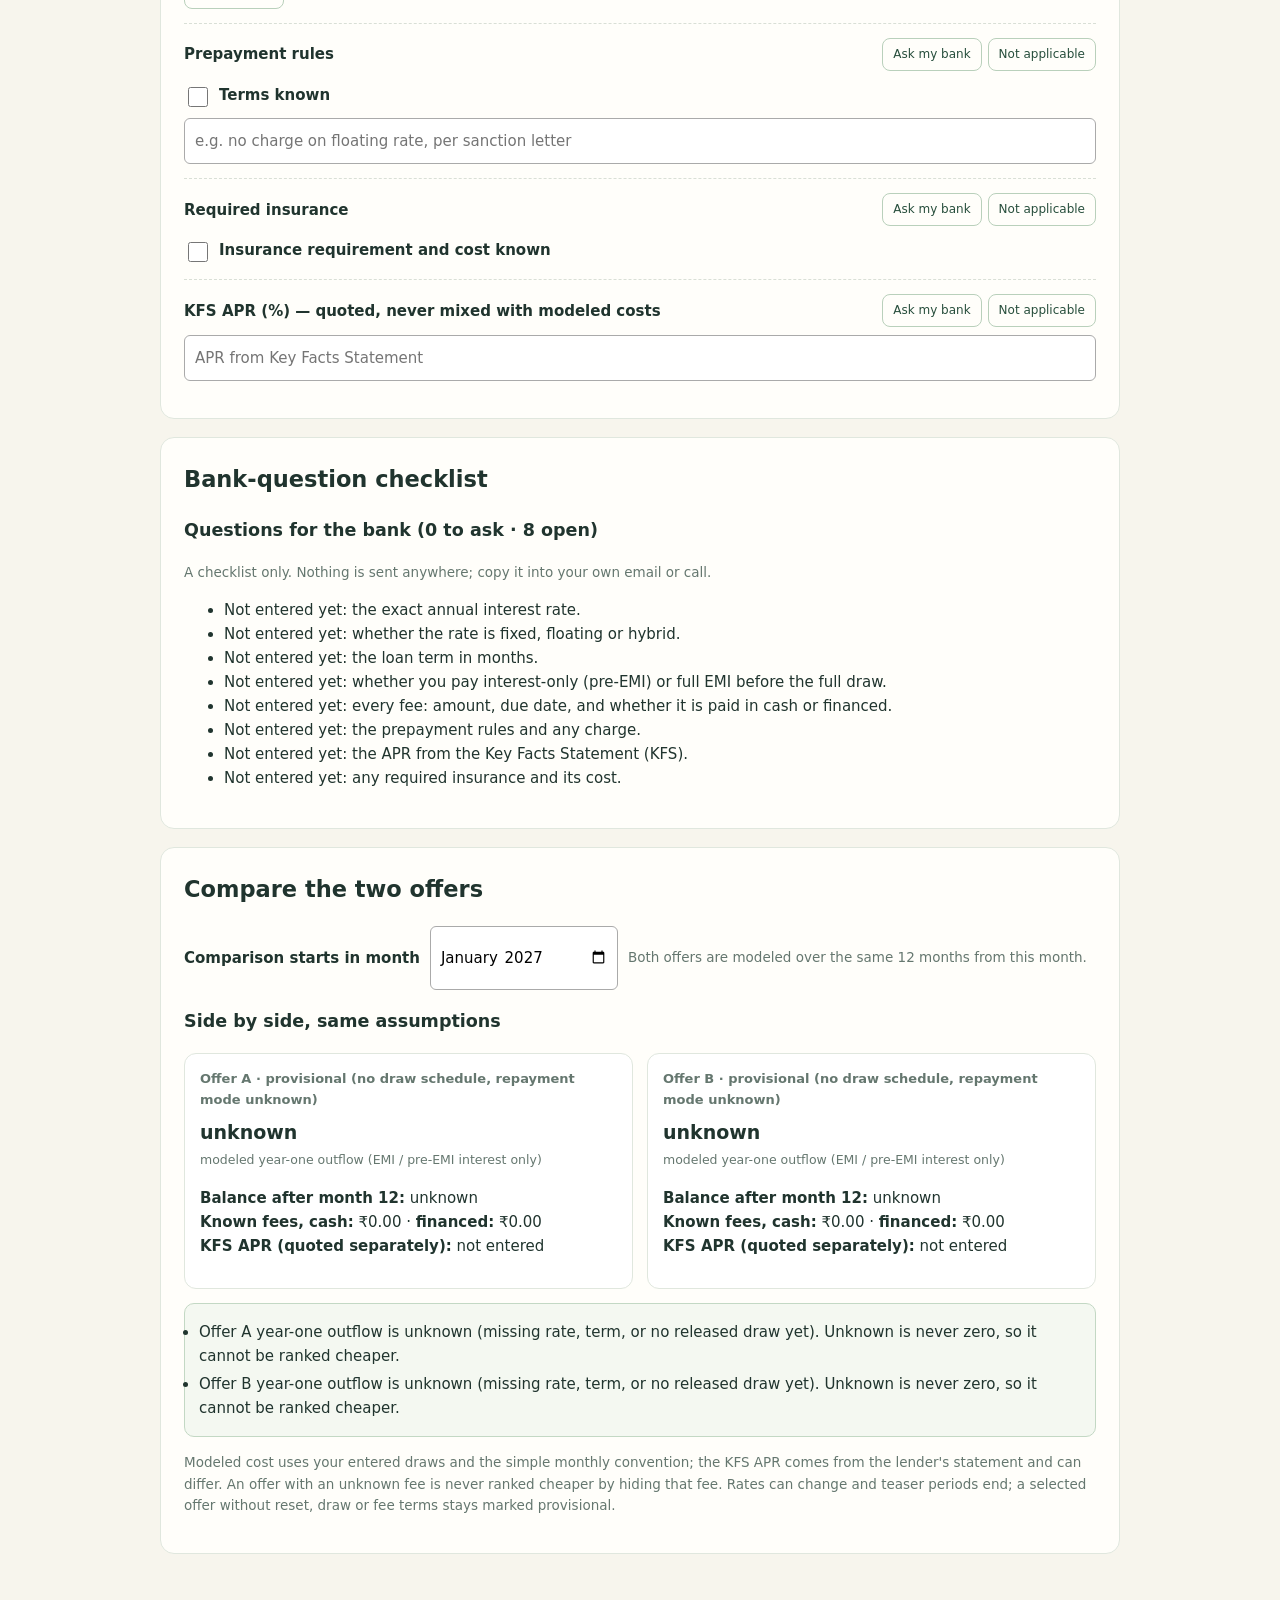
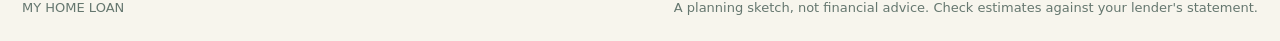
<file: offers.html>
<!doctype html>
<html lang="en"><head><meta charset="utf-8"><meta name="viewport" content="width=device-width, initial-scale=1"><meta name="color-scheme" content="light"><title>Translate my loan offer | My Home Loan</title>
<style>
/* Feature-local namespaced CSS for the offer-translator page.
   Palette mirrors style.css; this file intentionally does NOT load or edit
   style.css, which the concept-1 work is changing. Integration: when wiring
   this page into the tab nav, this <style> block can move into a namespaced
   section of the shared stylesheet. */
body{margin:0;color:#20342e;background:#f7f5ed;font:15px/1.6 'DM Sans',system-ui,sans-serif}
.lo-topbar{display:flex;align-items:center;gap:12px;padding:14px 22px;background:#fffefa;border-bottom:1px solid #d9dfd6}
.lo-mark{font-size:22px;color:#274e3c}
.lo-brand{font-weight:800;color:#274e3c;text-decoration:none;letter-spacing:.4px}
.lo-brand span{display:block;font-size:10px;font-weight:700;color:#65776f;letter-spacing:1.5px}
.lo-chip{margin-left:auto;font-size:12px;color:#65776f;border:1px solid #d9dfd6;border-radius:20px;padding:4px 10px}
.lo-wrap{max-width:960px;margin:0 auto;padding:22px}
.lo-eyebrow{font-size:11px;font-weight:800;letter-spacing:1.5px;color:#65776f}
.lo-panel{background:#fffefa;border:1px solid #e0e7de;border-radius:14px;padding:23px;margin-top:18px}
.lo-panel h2{margin-top:0}
.lo-hint{color:#65776f;font-size:13.5px}
.lo-btn,.lo-choices button,.lo-flags button,#lo-path button{border:1px solid #b9d0bb;border-radius:8px;padding:9px 13px;background:#fffefa;color:#274e3c;font-weight:800;cursor:pointer;font:inherit}
.lo-btn-primary{background:#274e3c !important;color:#fff !important;border-color:#274e3c !important}
.lo-choices button.selected,#lo-path button.selected,.lo-flags button.selected{background:#274e3c;color:#fff;border-color:#274e3c}
.lo-tabs{display:flex;gap:8px;margin:14px 0}
.lo-tabs button{flex:1}
.lo-actions{display:flex;gap:10px;margin-top:14px;flex-wrap:wrap}
.lo-qrow{border-top:1px dashed #d9dfd6;padding:14px 0}
.lo-qrow input{display:block;width:100%;box-sizing:border-box;padding:10px;border:1px solid #aaa;border-radius:6px;margin-top:8px;min-height:44px;font:inherit}
.lo-qhead{display:flex;justify-content:space-between;align-items:center;gap:10px;flex-wrap:wrap}
.lo-flags{display:flex;gap:6px}
.lo-flags button{font-size:12px;padding:6px 10px}
.lo-flags .lo-clear{border-color:#d9b8b8;color:#8a3b3b}
.lo-draw,.lo-fee{display:grid;grid-template-columns:1.2fr 1fr .9fr .9fr .8fr auto;gap:8px;margin-top:8px;align-items:center}
.lo-fee{grid-template-columns:1.4fr 1fr auto auto auto}
.lo-draw input,.lo-draw select,.lo-fee input{padding:9px;border:1px solid #aaa;border-radius:6px;min-height:44px;font:inherit;width:100%;min-width:0;box-sizing:border-box}
.lo-fee label{display:flex;gap:6px;align-items:center;font-size:13px}
.lo-del{border:1px solid #d9b8b8;background:#fff;color:#8a3b3b;border-radius:8px;padding:9px 12px;cursor:pointer;font:inherit}
.lo-check{display:flex;gap:8px;align-items:center;margin-top:8px;font-weight:600}
.lo-check input{width:20px;height:20px;min-height:0}
.lo-alert{background:#fdf0e8;border:1px solid #d38251;border-radius:10px;padding:12px 14px;color:#7a4322;margin-top:12px}
.lo-cards{display:grid;grid-template-columns:1fr 1fr;gap:14px;margin:14px 0}
.lo-card{padding:15px;border:1px solid #e0e7de;border-radius:12px;background:#fff}
.lo-card h4{margin:0 0 6px;font-size:13px;color:#65776f}
.lo-card .pt-big{margin:0;font-size:19px;font-weight:800;color:#20342e}
.lo-card small{color:#65776f}
.lo-err{color:#8a3b3b;font-size:13px;margin:8px 0;padding-left:18px}
.lo-notes{background:#f4f8f1;border:1px solid #c3d8c4;border-radius:10px;padding:12px 14px;margin-top:12px}
.lo-notes li{margin:4px 0}
.lo-startrow{display:flex;align-items:center;gap:10px;margin-top:10px;flex-wrap:wrap}
.lo-startrow input{padding:9px;border:1px solid #aaa;border-radius:6px;min-height:44px;font:inherit}
.lo-footer{display:flex;justify-content:space-between;padding:22px;color:#65776f;font-size:13px}
@media(max-width:700px){.lo-cards{grid-template-columns:1fr}.lo-draw,.lo-fee{grid-template-columns:repeat(2,minmax(0,1fr))}.lo-wrap{padding:14px}}
</style></head>
<body>
<header class="lo-topbar"><span class="lo-mark" aria-hidden="true">⌂</span><a class="lo-brand" href="index.html">MY HOME LOAN<span>PLAN · TRACK · DECIDE</span></a><span class="lo-chip">Local-first · nothing leaves this browser</span></header>
<main class="lo-wrap" id="lo-app">
  <div class="lo-eyebrow">CONCEPT 3 · OFFER WORKSPACE</div>
  <h1>Translate my loan offer</h1>
  <p class="lo-hint">Break a loan offer into plain parts, see exactly what is still unknown, and compare two offers on the same assumptions. Entries stay in this browser (local storage only). It is not an OCR or import tool, and it never overwrites your main plan. Unknown means unknown: an unanswered cost is excluded from totals with a visible note, never treated as zero. Not financial advice.</p>
  <div class="lo-actions"><button class="lo-btn lo-btn-primary" id="lo-fictional" type="button">Load a fictional offer</button><button class="lo-btn" id="lo-clear" type="button">Clear both offers</button></div>

  <div class="lo-tabs" role="group" aria-label="Choose offer">
    <button class="lo-btn selected" id="lo-tab-a" type="button">Offer A</button>
    <button class="lo-btn" id="lo-tab-b" type="button">Offer B</button>
  </div>

  <section class="lo-panel">
    <h2><input id="lo-offer-label" type="text" value="Offer A" aria-label="Offer name" style="font:inherit;font-weight:800;border:1px solid #d9dfd6;border-radius:8px;padding:6px 10px"></h2>
    <p class="lo-hint">Where are you with this loan?</p>
    <div class="lo-choices" id="lo-path"></div>
    <div id="lo-offer-body"></div>
    <div id="lo-errors"></div>
  </section>

  <section class="lo-panel" id="lo-checklist-panel"><h2>Bank-question checklist</h2><div id="lo-checklist"></div></section>

  <section class="lo-panel"><h2>Compare the two offers</h2>
    <div class="lo-startrow"><label for="lo-start"><strong>Comparison starts in month</strong></label><input id="lo-start" type="month" value="2027-01"><span class="lo-hint">Both offers are modeled over the same 12 months from this month.</span></div>
    <div id="lo-compare"></div></section>
</main>
<footer class="lo-footer"><span>MY HOME LOAN</span><span>A planning sketch, not financial advice. Check estimates against your lender's statement.</span></footer>
<script src="offers.js" defer></script>
</body></html>
</file>
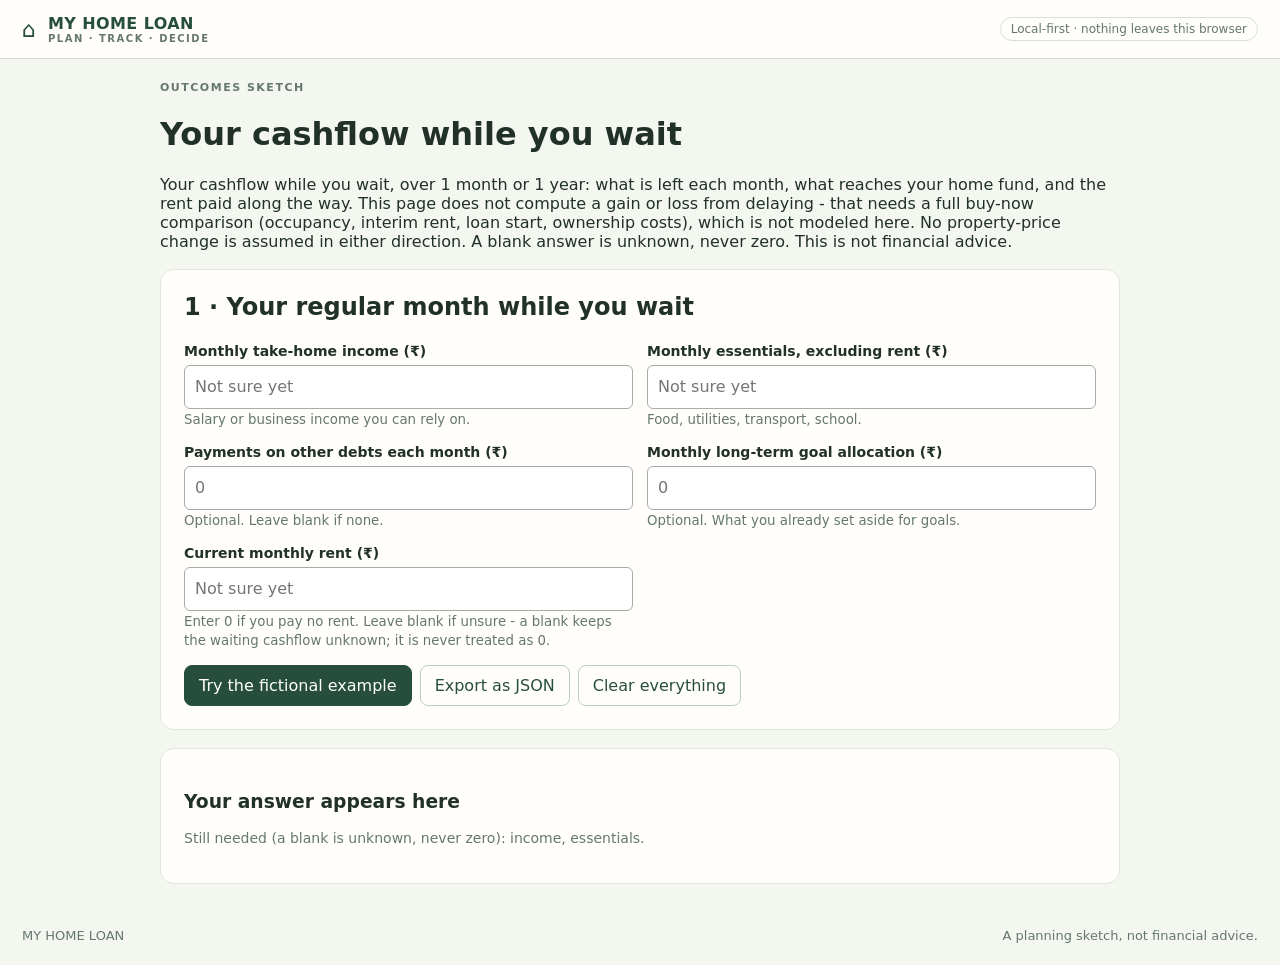
<file: outcomes.html>
<!DOCTYPE html>
<html lang="en"><head><meta charset="utf-8"><meta name="viewport" content="width=device-width, initial-scale=1"><meta name="color-scheme" content="light"><title>What does waiting do? | My Home Loan</title>
<style>
:root{color-scheme:light}
body{margin:0;font-family:system-ui,-apple-system,'Segoe UI',Roboto,sans-serif;background:#f4f6f0;color:#22302a}
.oc-topbar{display:flex;align-items:center;gap:12px;padding:14px 22px;background:#fffefa;border-bottom:1px solid #d9dfd6;flex-wrap:wrap}
.oc-mark{font-size:22px;color:#274e3c}
.oc-brand{font-weight:800;color:#274e3c;text-decoration:none;letter-spacing:.4px}
.oc-brand span{display:block;font-size:10px;font-weight:700;color:#65776f;letter-spacing:1.5px}
.oc-chip{margin-left:auto;font-size:12px;color:#65776f;border:1px solid #d9dfd6;border-radius:20px;padding:4px 10px}
.oc-wrap{max-width:960px;margin:0 auto;padding:22px}
.oc-eyebrow{font-size:11px;font-weight:800;letter-spacing:1.5px;color:#65776f}
.oc-panel{background:#fffefa;border:1px solid #e0e7de;border-radius:14px;padding:23px;margin-top:18px}
.oc-panel h2{margin-top:0}
.oc-fields{display:grid;grid-template-columns:repeat(2,minmax(0,1fr));gap:14px;margin-top:12px}
.oc-field label{font-weight:700;font-size:14px}
.oc-field input{display:block;width:100%;min-width:0;box-sizing:border-box;padding:10px;border:1px solid #aaa;border-radius:6px;margin-top:5px;min-height:44px;font:inherit}
.oc-field small{color:#65776f}
.oc-btn{border:1px solid #b9d0bb;border-radius:8px;padding:10px 14px;background:#fffefa;color:#274e3c;font-weight:800;cursor:pointer;font:inherit}
.oc-btn.selected{background:#274e3c;color:#fff;border-color:#274e3c}
.oc-actions{display:flex;gap:8px;flex-wrap:wrap;margin-top:16px}
.oc-cards{display:grid;grid-template-columns:repeat(3,minmax(0,1fr));gap:14px;margin:14px 0}
.oc-card{padding:15px;border:1px solid #e0e7de;border-radius:12px;background:#fff;min-width:0}
.oc-card h4{margin:0 0 6px;font-size:13px;color:#65776f}
.oc-big{margin:0;font-size:22px;font-weight:800;overflow-wrap:anywhere}
.oc-horizon h3{margin-bottom:4px}
.oc-hint{color:#65776f;font-size:14px}
.oc-notes{background:#f4f8f1;border:1px solid #c3d8c4;border-radius:10px;padding:12px 14px;margin-top:12px}
.oc-caveat{border:1px solid #e0e7de;border-radius:10px;padding:12px 14px;margin-top:10px;background:#fbfaf5}
.oc-caveat p{margin:6px 0 0;color:#45544c}
.oc-footer{display:flex;justify-content:space-between;gap:10px;flex-wrap:wrap;padding:22px;color:#65776f;font-size:13px}
@media(max-width:700px){.oc-fields{grid-template-columns:1fr}.oc-cards{grid-template-columns:1fr}.oc-wrap{padding:14px}}
</style></head>
<body>
<header class="oc-topbar"><span class="oc-mark" aria-hidden="true">⌂</span><a class="oc-brand" href="index.html">MY HOME LOAN<span>PLAN · TRACK · DECIDE</span></a><span class="oc-chip">Local-first · nothing leaves this browser</span></header>
<main class="oc-wrap" id="oc-app">
  <div class="oc-eyebrow">OUTCOMES SKETCH</div>
  <h1>Your cashflow while you wait</h1>
  <p>Your cashflow while you wait, over 1 month or 1 year: what is left each month, what reaches your home fund, and the rent paid along the way. This page does not compute a gain or loss from delaying - that needs a full buy-now comparison (occupancy, interim rent, loan start, ownership costs), which is not modeled here. No property-price change is assumed in either direction. A blank answer is unknown, never zero. This is not financial advice.</p>
  <div class="oc-panel">
    <h2>1 · Your regular month while you wait</h2>
    <div class="oc-fields">
      <div class="oc-field"><label for="oc-income">Monthly take-home income (₹)</label><input id="oc-income" type="number" min="0" step="any" inputmode="decimal" placeholder="Not sure yet"><small>Salary or business income you can rely on.</small></div>
      <div class="oc-field"><label for="oc-essentials">Monthly essentials, excluding rent (₹)</label><input id="oc-essentials" type="number" min="0" step="any" inputmode="decimal" placeholder="Not sure yet"><small>Food, utilities, transport, school.</small></div>
      <div class="oc-field"><label for="oc-debt">Payments on other debts each month (₹)</label><input id="oc-debt" type="number" min="0" step="any" inputmode="decimal" placeholder="0"><small>Optional. Leave blank if none.</small></div>
      <div class="oc-field"><label for="oc-goal">Monthly long-term goal allocation (₹)</label><input id="oc-goal" type="number" min="0" step="any" inputmode="decimal" placeholder="0"><small>Optional. What you already set aside for goals.</small></div>
      <div class="oc-field"><label for="oc-rent">Current monthly rent (₹)</label><input id="oc-rent" type="number" min="0" step="any" inputmode="decimal" placeholder="Not sure yet"><small>Enter 0 if you pay no rent. Leave blank if unsure - a blank keeps the waiting cashflow unknown; it is never treated as 0.</small></div>
    </div>
    <div class="oc-actions">
      <button type="button" class="oc-btn selected" id="oc-fictional">Try the fictional example</button>
      <button type="button" class="oc-btn" id="oc-export">Export as JSON</button>
      <button type="button" class="oc-btn" id="oc-clear">Clear everything</button>
    </div>
  </div>
  <div id="oc-results"></div>
</main>
<footer class="oc-footer"><span>MY HOME LOAN</span><span>A planning sketch, not financial advice.</span></footer>
<script src="outcomes.js" defer></script>
</body></html>
</file>
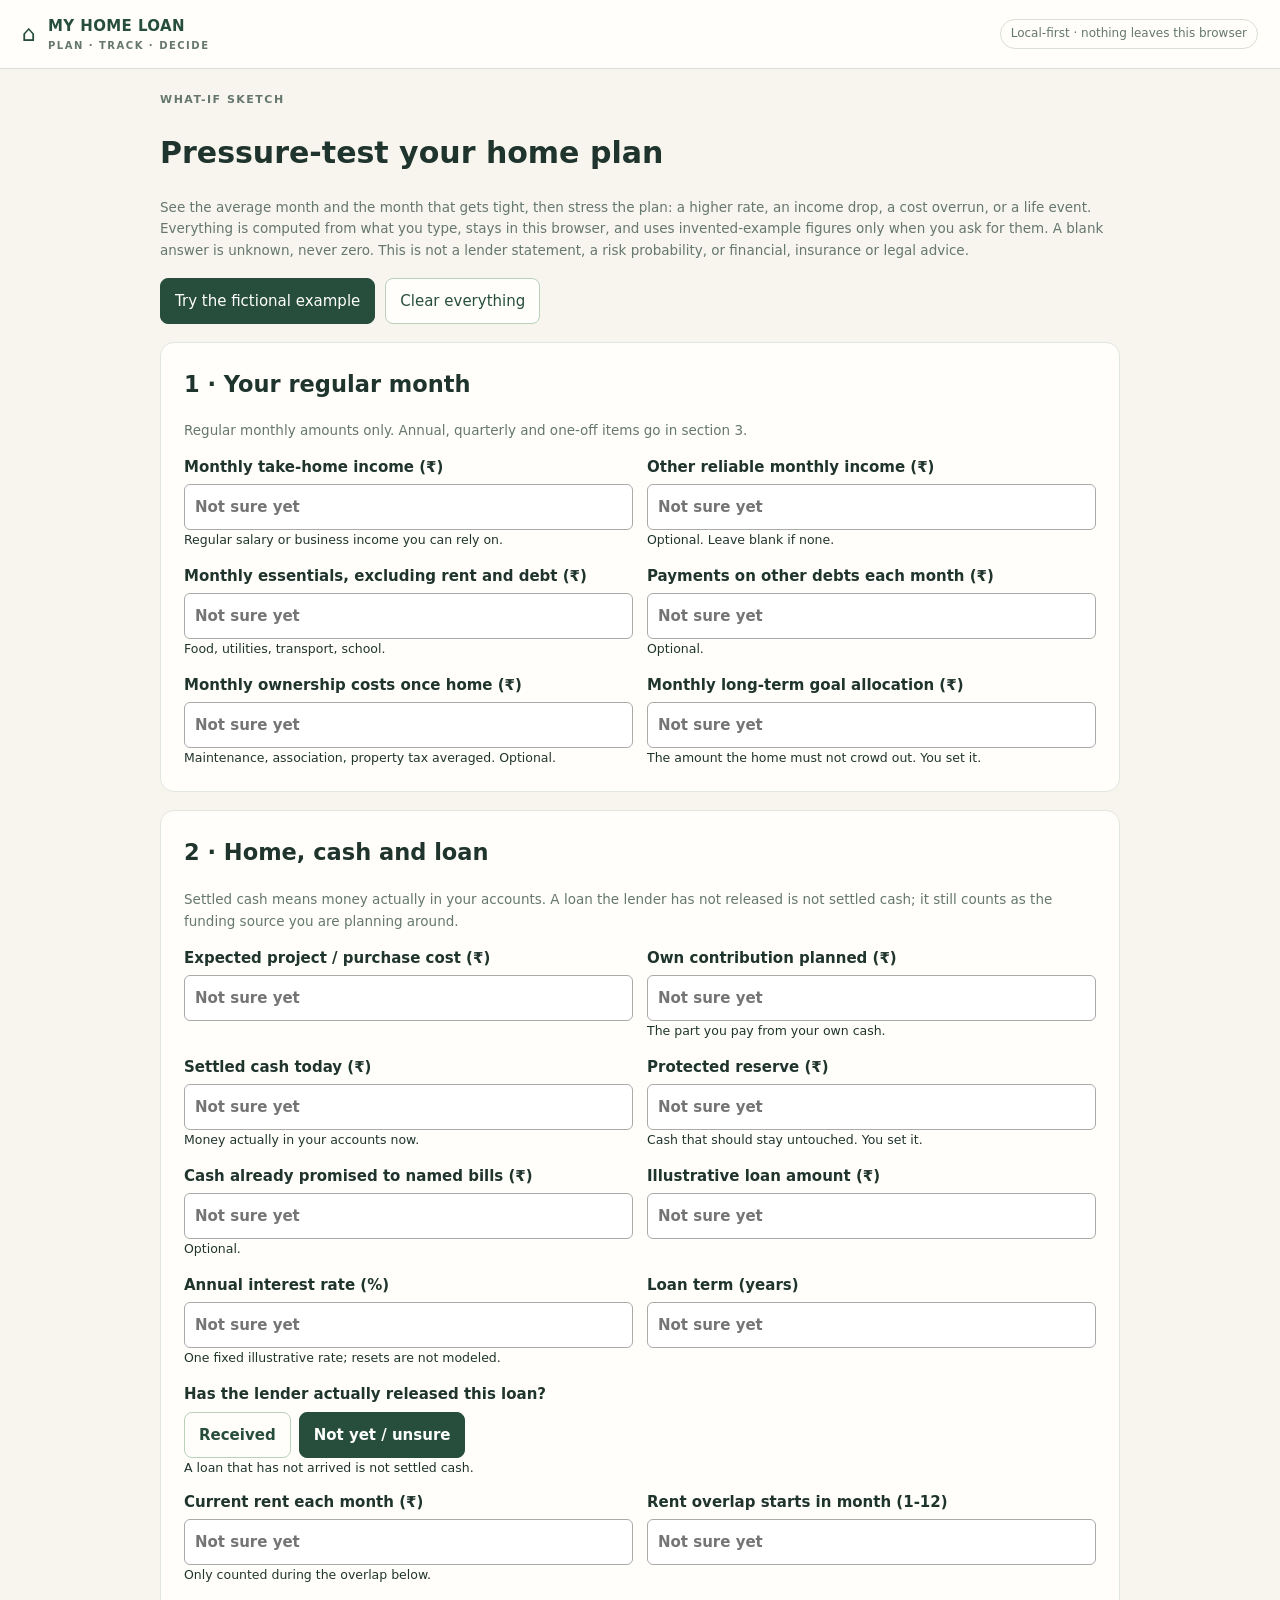
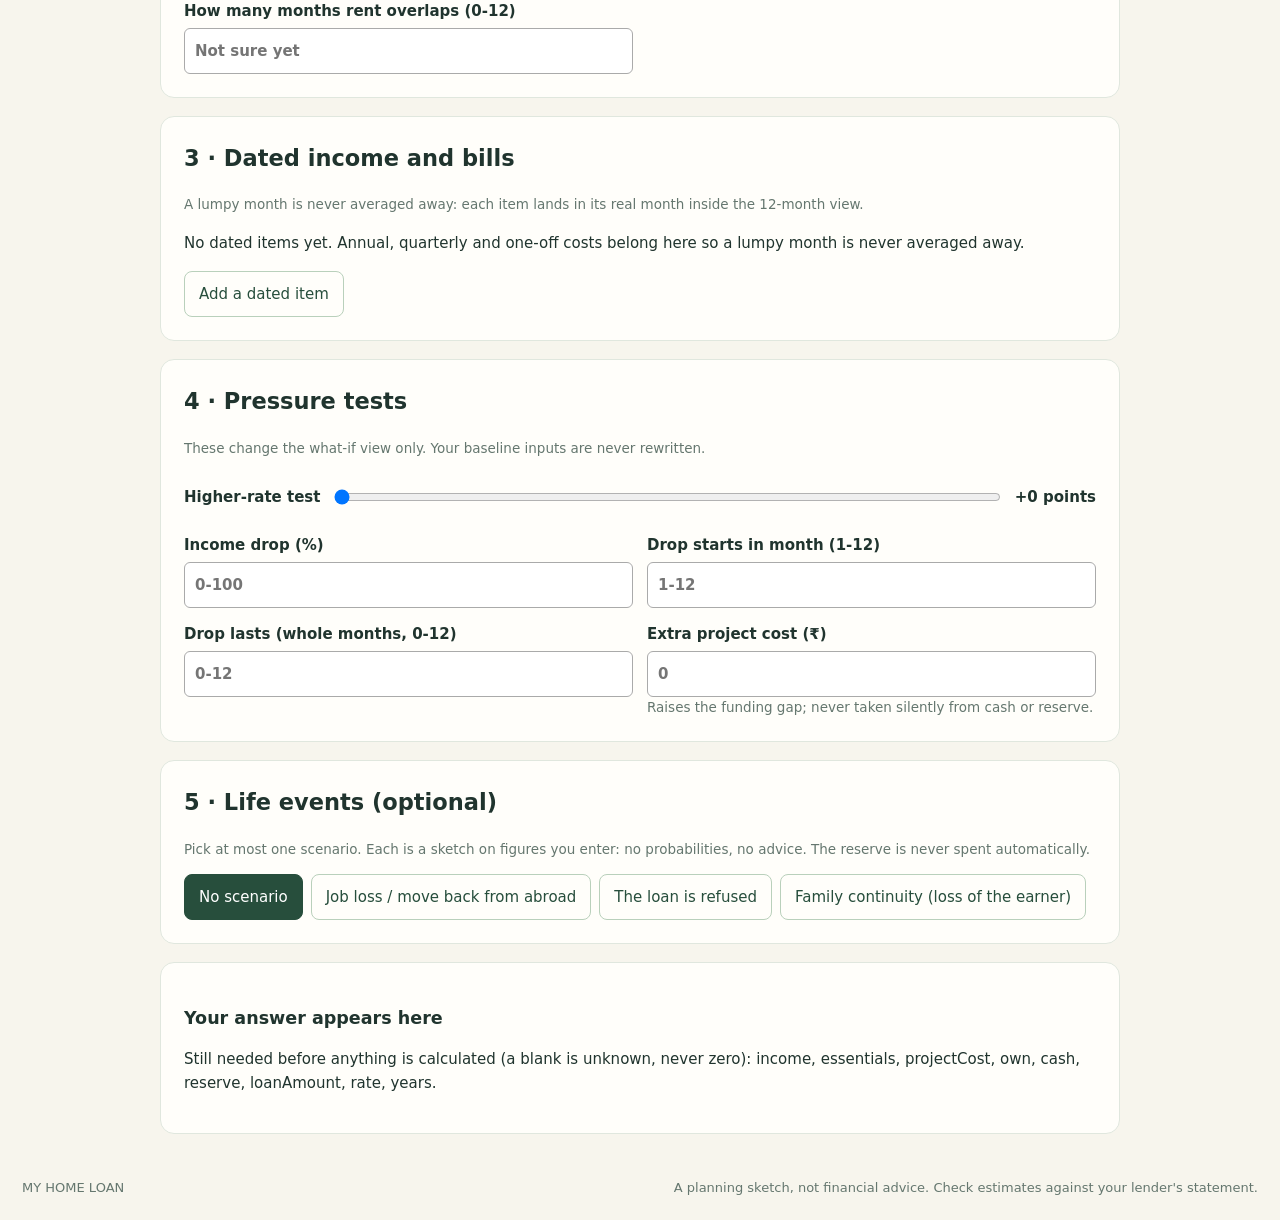
<file: pressure-test.html>
<!doctype html>
<html lang="en"><head><meta charset="utf-8"><meta name="viewport" content="width=device-width, initial-scale=1"><meta name="color-scheme" content="light"><title>Pressure-test your home plan | My Home Loan</title>
<style>
/* Feature-local namespaced CSS for the affordability pressure-test page.
   Palette mirrors style.css; this file intentionally does NOT load or edit
   style.css, which the concept-1 work is changing. Integration: when wiring
   this page into the tab nav, this <style> block can move into a namespaced
   section of the shared stylesheet. */
.pt-root{--ink:#20342e;--muted:#65776f;--sage:#dce7d9;--cream:#f7f5ed;--green:#274e3c;--lime:#e6edc7;--line:#d9dfd6;--paper:#fffefa;--orange:#d38251}
body{margin:0;color:#20342e;background:#f7f5ed;font:15px/1.6 'DM Sans',system-ui,sans-serif}
.pt-topbar{display:flex;align-items:center;gap:12px;padding:14px 22px;background:#fffefa;border-bottom:1px solid #d9dfd6}
.pt-mark{font-size:22px;color:#274e3c}
.pt-brand{font-weight:800;color:#274e3c;text-decoration:none;letter-spacing:.4px}
.pt-brand span{display:block;font-size:10px;font-weight:700;color:#65776f;letter-spacing:1.5px}
.pt-chip{margin-left:auto;font-size:12px;color:#65776f;border:1px solid #d9dfd6;border-radius:20px;padding:4px 10px}
.pt-wrap{max-width:960px;margin:0 auto;padding:22px}
.pt-eyebrow{font-size:11px;font-weight:800;letter-spacing:1.5px;color:#65776f}
.pt-panel{background:#fffefa;border:1px solid #e0e7de;border-radius:14px;padding:23px;margin-top:18px}
.pt-panel h2{margin-top:0}
.pt-panel h3{margin-bottom:6px}
.pt-fields{display:grid;grid-template-columns:repeat(2,minmax(0,1fr));gap:14px;margin-top:12px}
.pt-field{display:block;font-weight:600}
.pt-field input{display:block;width:100%;box-sizing:border-box;padding:10px;border:1px solid #aaa;border-radius:6px;margin-top:5px;min-height:44px;font:inherit}
.pt-field small{display:block;font-weight:400}
.pt-check{display:flex;gap:8px;align-items:center;margin:10px 0;font-weight:600}
.pt-check input{width:20px;height:20px}
.pt-choices{display:flex;gap:8px;flex-wrap:wrap;margin-top:6px}
.pt-choices button,.pt-root button.pt-btn{border:1px solid #b9d0bb;border-radius:8px;padding:10px 14px;background:#fffefa;color:#274e3c;font-weight:800;cursor:pointer;font:inherit}
.pt-choices button.selected{background:#274e3c;color:#fff;border-color:#274e3c}
.pt-btn-primary{background:#274e3c !important;color:#fff !important;border-color:#274e3c !important}
.pt-actions{display:flex;gap:10px;margin-top:16px;flex-wrap:wrap}
.pt-row{display:grid;grid-template-columns:1.4fr 1fr .9fr .9fr .8fr auto;gap:8px;margin-top:8px;align-items:center}
.pt-row input,.pt-row select{padding:9px;border:1px solid #aaa;border-radius:6px;min-height:44px;font:inherit;width:100%;min-width:0;box-sizing:border-box}
.pt-row .ghost{border:1px solid #d9b8b8;background:#fff;color:#8a3b3b;border-radius:8px;padding:9px 12px;cursor:pointer}
.pt-cards{display:grid;grid-template-columns:repeat(4,1fr);gap:14px;margin:14px 0}
.pt-card{padding:15px;border:1px solid #e0e7de;border-radius:12px;background:#fff}
.pt-card h4{margin:0 0 6px;font-size:13px;color:#65776f}
.pt-card .pt-big{margin:0;font-size:19px;font-weight:800;color:#20342e}
.pt-card small{color:#65776f}
.pt-alert{background:#fdf0e8;border:1px solid #d38251;border-radius:10px;padding:12px 14px;color:#7a4322}
.pt-hint{color:#65776f;font-size:13.5px}
.pt-notes{background:#f4f8f1;border:1px solid #c3d8c4;border-radius:10px;padding:12px 14px;margin-top:12px}
.pt-notes li{margin:4px 0}
.pt-table-wrap{overflow-x:auto}
.pt-table{width:100%;border-collapse:collapse;font-size:14px;margin-top:8px}
.pt-table th,.pt-table td{border-bottom:1px solid #e0e7de;padding:8px 10px;text-align:left}
.pt-table tr.pt-neg td{color:#8a3b3b;font-weight:700}
.pt-sub{border-top:1px dashed #d9dfd6;margin-top:14px;padding-top:10px}
.pt-fx{border:1px solid #e0e7de;border-radius:10px;padding:12px;margin-top:12px;background:#fbfaf5}
.pt-range{display:flex;align-items:center;gap:12px;margin-top:10px;flex-wrap:wrap}
.pt-range input{flex:1;min-width:0;min-height:44px}
.pt-range strong{white-space:nowrap}
.pt-footer{display:flex;justify-content:space-between;padding:22px;color:#65776f;font-size:13px}
.pt-stress-grid{display:grid;grid-template-columns:repeat(2,minmax(0,1fr));gap:14px;margin-top:12px}
@media(max-width:700px){.pt-fields,.pt-stress-grid{grid-template-columns:1fr}.pt-cards{grid-template-columns:repeat(2,minmax(0,1fr))}.pt-row{grid-template-columns:repeat(2,minmax(0,1fr))}.pt-wrap{padding:14px}}
</style></head>
<body class="pt-root">
<header class="pt-topbar"><span class="pt-mark" aria-hidden="true">⌂</span><a class="pt-brand" href="index.html">MY HOME LOAN<span>PLAN · TRACK · DECIDE</span></a><span class="pt-chip">Local-first · nothing leaves this browser</span></header>
<main class="pt-wrap" id="pt-app">
  <div class="pt-eyebrow">WHAT-IF SKETCH</div>
  <h1>Pressure-test your home plan</h1>
  <p class="pt-hint">See the average month and the month that gets tight, then stress the plan: a higher rate, an income drop, a cost overrun, or a life event. Everything is computed from what you type, stays in this browser, and uses invented-example figures only when you ask for them. A blank answer is unknown, never zero. This is not a lender statement, a risk probability, or financial, insurance or legal advice.</p>
  <div class="pt-actions"><button class="pt-btn pt-btn-primary" id="pt-fictional" type="button">Try the fictional example</button><button class="pt-btn" id="pt-reset" type="button">Clear everything</button></div>

  <section class="pt-panel"><h2>1 · Your regular month</h2>
    <p class="pt-hint">Regular monthly amounts only. Annual, quarterly and one-off items go in section 3.</p>
    <div class="pt-fields" id="pt-base-fields"></div></section>

  <section class="pt-panel"><h2>2 · Home, cash and loan</h2>
    <p class="pt-hint">Settled cash means money actually in your accounts. A loan the lender has not released is not settled cash; it still counts as the funding source you are planning around.</p>
    <div class="pt-fields" id="pt-home-fields"></div>
    <div class="pt-fields" id="pt-rent-fields"></div></section>

  <section class="pt-panel"><h2>3 · Dated income and bills</h2>
    <p class="pt-hint">A lumpy month is never averaged away: each item lands in its real month inside the 12-month view.</p>
    <div id="pt-rows"></div>
    <div class="pt-actions"><button class="pt-btn" id="pt-add-row" type="button">Add a dated item</button></div></section>

  <section class="pt-panel"><h2>4 · Pressure tests</h2>
    <p class="pt-hint">These change the what-if view only. Your baseline inputs are never rewritten.</p>
    <div class="pt-range"><label for="pt-ratePlus"><strong>Higher-rate test</strong></label><input id="pt-ratePlus" type="range" min="0" max="3" step="1" value="0"><strong id="pt-ratePlus-val">+0 points</strong></div>
    <div class="pt-stress-grid">
      <label class="pt-field">Income drop (%)<input id="pt-dropPct" type="number" min="0" max="100" step="any" inputmode="decimal" placeholder="0-100"></label>
      <label class="pt-field">Drop starts in month (1-12)<input id="pt-dropStart" type="number" min="1" max="12" step="1" placeholder="1-12"></label>
      <label class="pt-field">Drop lasts (whole months, 0-12)<input id="pt-dropMonths" type="number" min="0" max="12" step="1" placeholder="0-12"></label>
      <label class="pt-field">Extra project cost (₹)<input id="pt-overrun" type="number" min="0" step="any" inputmode="decimal" placeholder="0"><small class="pt-hint">Raises the funding gap; never taken silently from cash or reserve.</small></label>
    </div></section>

  <section class="pt-panel"><h2>5 · Life events (optional)</h2>
    <p class="pt-hint">Pick at most one scenario. Each is a sketch on figures you enter: no probabilities, no advice. The reserve is never spent automatically.</p>
    <div class="pt-choices" role="group" aria-label="Life event scenario">
      <button type="button" data-life="none" class="selected">No scenario</button>
      <button type="button" data-life="job">Job loss / move back from abroad</button>
      <button type="button" data-life="rejected">The loan is refused</button>
      <button type="button" data-life="death">Family continuity (loss of the earner)</button>
    </div>
    <div id="pt-life-fields"></div></section>

  <section id="pt-results" aria-live="polite"></section>
</main>
<footer class="pt-footer"><span>MY HOME LOAN</span><span>A planning sketch, not financial advice. Check estimates against your lender's statement.</span></footer>
<script src="pressure-test.js" defer></script>
</body></html>
</file>
<file: style.css>
@import url('https://fonts.googleapis.com/css2?family=DM+Sans:wght@400;500;600;700&family=Manrope:wght@400;500;600;700;800&display=swap');
:root{--ink:#20342e;--muted:#65776f;--sage:#dce7d9;--cream:#f7f5ed;--green:#274e3c;--lime:#e6edc7;--line:#d9dfd6;--paper:#fffefa;--orange:#d38251}*{box-sizing:border-box}html{scroll-behavior:smooth}body{margin:0;color:var(--ink);background:var(--cream);font:15px/1.6 'DM Sans',sans-serif}button,input,select{font:inherit}button{cursor:pointer}a{color:inherit;text-decoration:none}.topbar{height:82px;border-bottom:1px solid var(--line);display:flex;align-items:center;padding:0 max(6%,calc((100vw - 1270px)/2));gap:15px;background:var(--paper)}.mark{border-radius:12px;background:var(--green);width:39px;height:39px;color:#f5f4e8;display:grid;place-items:center;font-size:25px}.brand{font:800 17px/1.05 Manrope,sans-serif;letter-spacing:-.7px}.brand span{display:block;font:600 9px/1.9 'DM Sans',sans-serif;letter-spacing:2px;color:#88948d}.spacer{flex:1}.privacy-chip{font-weight:700;font-size:12px;color:var(--green);padding:8px 14px;border:1px solid #bed3c1;border-radius:30px}.dot{display:inline-block;width:7px;height:7px;border-radius:50%;background:#63a874;margin-right:7px}.hero{max-width:1280px;margin:auto;padding:94px 4.5% 100px;display:grid;grid-template-columns:1.06fr .94fr;gap:45px;min-height:645px;align-items:center}.eyebrow{color:#6a8d72;font-size:11px;letter-spacing:2.1px;font-weight:800}.hero h1{font:800 clamp(48px,6vw,82px)/1.09 Manrope,sans-serif;letter-spacing:-5px;margin:22px 0 24px}.hero h1 em{font-style:normal;color:#639071}.hero p{font-size:17px;max-width:525px;color:#62746a;margin-bottom:28px}.hero-actions,.dash-actions{display:flex;gap:12px;flex-wrap:wrap}.hero-actions button,.dash-actions button{border-radius:10px;padding:14px 19px;font-weight:700}.primary{background:var(--green);color:white;border:1px solid var(--green)}.secondary{border:1px solid #afc5b4;background:var(--paper);color:var(--green)}.ghost{border:1px solid var(--line);background:transparent;color:var(--muted)}button span{margin-left:14px}.hero .fine{font-size:12px;color:#8a968c}.illustration{height:430px;border-radius:18px;position:relative;background:linear-gradient(155deg,#d7e4d2 0%,#a7c5a9 75%);overflow:hidden;box-shadow:0 22px 60px #74887826}.sun{position:absolute;right:66px;top:53px;width:106px;height:106px;border-radius:50%;background:#f3e7b8}.house{position:absolute;width:65%;height:55%;bottom:0;left:17%;background:#eff2d9;border-radius:4px 4px 0 0;box-shadow:inset -30px 0 #d2dabc}.roof{position:absolute;bottom:55%;left:12%;width:76%;height:95px;clip-path:polygon(50% 0,100% 100%,0 100%);background:#3f6d54}.line{position:absolute;bottom:0;background:#7b9b7d}.l1{left:31%;width:13%;height:28%;background:#6c8c74}.l2{left:56%;width:20%;height:20%}.l3{left:0;width:100%;height:9px;background:#274e3c}.floating-label{position:absolute;left:9%;top:9%;border-radius:8px;background:#fffcf4e9;padding:10px 14px;font-size:11px;letter-spacing:1px;font-weight:800}.floating-label span{color:#639071}.features{padding:84px max(6%,calc((100vw - 1170px)/2));background:#e9eee3}.features h2{font:800 clamp(28px,3.2vw,44px)/1.17 Manrope,sans-serif;letter-spacing:-2px;max-width:660px}.feature-grid{display:grid;grid-template-columns:repeat(3,1fr);gap:20px;margin:40px 0}.feature-grid article{background:#fcfdf7;padding:28px;border:1px solid #dde4d7;border-radius:12px}.feature-grid article span{color:#91ab8b;font-weight:700}.feature-grid h3{font:800 20px Manrope,sans-serif}.feature-grid p{color:var(--muted)}.text-button{border:0;background:none;color:var(--green);font-weight:800;padding:10px 0}.security{padding:55px 7%;display:flex;gap:25px;align-items:center;max-width:1150px;margin:auto}.security-icon{font-size:44px;color:#7f9c83}.security h2{font:800 25px Manrope,sans-serif;margin:0}.security p{color:var(--muted);max-width:800px;margin:7px 0}footer{display:flex;justify-content:space-between;gap:24px;padding:24px 6%;border-top:1px solid var(--line);font-size:12px;color:#839087}footer span:first-child{font-weight:800;color:var(--green)}.dashboard{background:#f5f7f1;padding:48px max(6%,calc((100vw - 1200px)/2)) 80px;border-top:1px solid var(--line)}.dash-head{display:flex;justify-content:space-between;align-items:end;gap:20px}.dash-head h2{font:800 clamp(27px,3vw,40px) Manrope,sans-serif;letter-spacing:-1.5px;margin:8px 0}.dash-head p{margin:0 0 10px;color:var(--muted)}.notice{min-height:24px;margin:20px 0;color:#97613e}.tabs{display:flex;overflow:auto;border-bottom:1px solid var(--line);gap:20px;margin-bottom:26px}.tabs button{padding:11px 4px;white-space:nowrap;background:none;border:0;color:var(--muted);font-weight:700;border-bottom:3px solid transparent}.tabs button.active{color:var(--green);border-bottom-color:var(--green)}.cards{display:grid;grid-template-columns:repeat(4,1fr);gap:14px}.card,.panel{background:var(--paper);border:1px solid #e0e7de;border-radius:14px;padding:23px}.card label{font-size:12px;color:var(--muted)}.card strong{display:block;font:800 clamp(20px,2vw,27px) Manrope,sans-serif;margin-top:12px;word-break:break-word}.card small{color:#8a9b89}.panel{margin-top:18px}.panel h3{font:800 18px Manrope,sans-serif;margin-top:0}.grid2{display:grid;grid-template-columns:1fr 1fr;gap:18px}.bar-row{display:grid;grid-template-columns:155px 1fr 120px;gap:12px;align-items:center;margin:14px 0;font-size:13px}.bar{height:9px;background:#e8eee5;border-radius:10px;overflow:hidden}.bar i{display:block;background:#6e9d78;height:100%}.bar-row b{text-align:right}.table-wrap{overflow-x:auto}table{width:100%;border-collapse:collapse;font-size:13px}th{text-align:left;color:#809087;font-weight:700}td,th{padding:12px 8px;border-bottom:1px solid #e8ebe5}td:last-child,th:last-child{text-align:right}input[type=number],input[type=text],input[type=date],select{border:1px solid #cbd7ca;border-radius:8px;background:white;padding:10px;width:100%;min-width:0;color:var(--ink)}.fields{display:grid;grid-template-columns:repeat(3,1fr);gap:15px;margin:18px 0}.fields label{font-size:12px;color:var(--muted);font-weight:700}.fields input{display:block;margin-top:5px}.hint{color:var(--muted);font-size:12px}.pill{display:inline-block;background:#e8efe5;color:#426647;border-radius:20px;padding:3px 9px;font-size:11px}.alert{color:#a15e40;background:#fff0e1;padding:11px;border-radius:8px}.empty{color:var(--muted);padding:26px;text-align:center}@media(max-width:850px){.hero{grid-template-columns:1fr;padding:70px 6%}.illustration{height:310px}.cards{grid-template-columns:repeat(2,1fr)}.grid2{grid-template-columns:1fr}.feature-grid{grid-template-columns:1fr}.dash-head{display:block}.bar-row{grid-template-columns:100px 1fr 90px}.fields{grid-template-columns:1fr 1fr}}@media(max-width:520px){.privacy-chip{display:none}.hero h1{letter-spacing:-3px}.illustration{height:250px}.cards{grid-template-columns:1fr 1fr}.card{padding:15px}.card strong{font-size:18px}.fields{grid-template-columns:1fr}.security{align-items:flex-start}footer{display:block}}
.editor{display:grid;grid-template-columns:repeat(3,1fr);gap:14px}.editor label{font-size:12px;color:var(--muted);font-weight:700}.editor input,.editor select{display:block;margin:5px 0 0}.editor .wide{grid-column:span 3}.editor-actions{display:flex;gap:10px;align-items:center;margin-top:18px}.editor-actions button{border-radius:8px;padding:10px 16px}.row-delete{border:0;background:transparent;color:#ad6344;text-decoration:underline}.narrow{max-width:850px}.empty-state{text-align:center;color:var(--muted);padding:28px 10px}@media(max-width:750px){.editor{grid-template-columns:1fr 1fr}.editor .wide{grid-column:span 2}}@media(max-width:510px){.editor{grid-template-columns:1fr}.editor .wide{grid-column:span 1}}
.owner-login{background:transparent;border:1px solid #c3d1c1;color:var(--green);border-radius:24px;padding:9px 13px;font-size:12px;font-weight:700}.owner-login[hidden]{display:none}@media(max-width:600px){.owner-login{font-size:11px;padding:7px 9px}}

.auth-soon{display:grid;gap:1px;text-align:center}.auth-soon small{font-size:9px;color:#697c70}.owner-login:disabled{opacity:.52;cursor:not-allowed}@media(max-width:520px){.auth-soon small{max-width:110px;line-height:1.2}.brand{font-size:15px}}

.quickstart{display:flex;justify-content:space-between;gap:22px;align-items:center;background:#edf4e9;border:1px solid #c9dfc8;border-radius:14px;padding:20px;margin:15px 0 22px}.quickstart strong{font:800 20px Manrope,sans-serif}.quickstart p{max-width:670px;color:#536c5b;margin:4px 0 0}.quick-actions{display:flex;gap:7px;flex-wrap:wrap}.quick-actions button,.section-action{border:1px solid #b9d0bb;background:#fffefa;color:#274e3c;border-radius:8px;padding:9px 12px;font-size:12px;font-weight:800;white-space:nowrap}.section-head{display:flex;align-items:center;justify-content:space-between;gap:12px;margin-bottom:16px}.section-head h3{margin:0}.section-head p{margin:3px 0;color:#62746a;font-size:13px}.mini-guide{background:#f3f7ed;border-left:3px solid #7fa287;padding:12px 15px;border-radius:6px;color:#536c5b}.entry-tools{display:flex;gap:7px;align-items:center;flex-wrap:wrap}.entry-tools button{border:1px solid #b9d0bb;border-radius:7px;padding:6px 9px;background:#fffefa;color:#274e3c;font-size:12px}.entry-tools button:disabled{opacity:.5}.freeze-tag{font-size:11px;color:#43694b;background:#e5eee4;border-radius:14px;padding:3px 8px}.editing-banner{background:#f5eecf;color:#67591f;border-radius:8px;padding:9px;margin:0 0 15px}@media(max-width:850px){.quickstart{display:block}.quick-actions{margin-top:13px}.section-head{align-items:start;flex-direction:column}}@media(max-width:520px){.quick-actions{display:grid;grid-template-columns:1fr 1fr}.quick-actions button:first-child{grid-column:span 2}.entry-tools{min-width:190px}}
.policy-row{border-top:1px solid #e4ebe1;padding:17px 0;display:flex;justify-content:space-between;align-items:start;gap:20px}.policy-row strong{font:800 17px Manrope,sans-serif}.policy-row .hint{margin:4px 0}.policy-row .entry-tools{flex-shrink:0}@media(max-width:650px){.policy-row{display:block}.policy-row .entry-tools{margin-top:10px}}

/* Landing art: home loan dashboard rather than a generic house scene. */
.illustration{display:grid;place-items:center;padding:26px;background:radial-gradient(circle at 82% 12%,#f5ebc9 0 13%,transparent 14%),linear-gradient(145deg,#d9e8d5,#9ebda7)}
.loan-art{width:min(100%,390px);background:#fffefa;border:1px solid #d5e2d5;border-radius:16px;padding:21px;box-shadow:0 19px 35px #274e3c2b;transform:rotate(-2deg)}
.loan-art-head{display:flex;align-items:center;gap:11px;border-bottom:1px solid #e4eae1;padding-bottom:14px}.loan-art-icon{width:39px;height:39px;display:grid;place-items:center;border-radius:10px;background:#274e3c;color:#fff;font-size:30px;line-height:1}.loan-art-head strong{display:block;font:800 18px Manrope,sans-serif;color:#20342e}.loan-art-head small{display:block;color:#65776f;font-size:11px}
.loan-art-house{position:relative;height:135px;margin:12px auto 3px;width:150px}.art-roof{position:absolute;top:11px;left:0;width:150px;height:72px;clip-path:polygon(50% 0,100% 100%,0 100%);background:#3b6b52}.art-home{position:absolute;bottom:0;left:19px;width:112px;height:74px;background:#e7ecca;border-radius:0 0 4px 4px}.art-door{position:absolute;bottom:0;left:64px;width:26px;height:47px;background:#679479;border-radius:6px 6px 0 0}.art-window{position:absolute;bottom:32px;left:31px;width:20px;height:21px;border:4px solid #679479;background:#fdfcf1;border-radius:3px}
.loan-art-rows{display:grid;gap:7px}.loan-art-rows>div{display:flex;align-items:center;justify-content:space-between;padding:8px 11px;border-radius:7px;background:#f2f6ef;font-size:12px;font-weight:700;color:#395d48}.loan-art-rows i{display:block;height:7px;width:28%;background:#b8ceba;border-radius:10px}.loan-art-rows>div:nth-child(2) i{width:22%}.loan-art-rows>div:nth-child(3) i{width:35%}.loan-art-progress{font-size:11px;color:#4c6854;margin-top:13px;font-weight:700}.loan-art-progress>div{height:8px;background:#e6ede2;border-radius:12px;margin-top:6px;overflow:hidden}.loan-art-progress i{display:block;width:42%;height:100%;background:#6d9b77;border-radius:12px}
@media(max-width:520px){.illustration{padding:16px;height:300px}.loan-art{padding:13px;transform:none;max-width:305px}.loan-art-house{height:93px;width:110px}.art-roof{width:110px;height:52px;top:0}.art-home{width:82px;height:55px;left:14px}.art-door{width:20px;height:36px;left:47px}.art-window{width:16px;height:16px;left:23px;bottom:26px;border-width:3px}.loan-art-head{padding-bottom:8px}.loan-art-head strong{font-size:15px}.loan-art-rows{gap:4px}.loan-art-rows>div{padding:5px 9px}.loan-art-progress{margin-top:8px}}
@media(max-width:520px){.illustration{height:342px}}
.record-fields{display:grid;grid-template-columns:repeat(3,minmax(120px,1fr));gap:12px;flex:1;min-width:0}.record-fields>div{min-width:0}.record-fields span{display:block;font-size:11px;color:#65776f}.record-fields strong{font:700 13px/1.4 'DM Sans',sans-serif;overflow-wrap:anywhere}@media(max-width:650px){.record-fields{grid-template-columns:repeat(2,minmax(0,1fr))}}

.stage-picker{background:#eaf1e6;border:1px solid #cbdcc9;padding:25px;border-radius:15px;margin:15px 0 22px}.stage-picker[hidden],.stage-current[hidden],.quickstart[hidden],.tabs[hidden],.tabs button[hidden],#view[hidden],.quick-actions button[hidden]{display:none!important}.stage-intro h3{font:800 clamp(24px,3vw,34px) Manrope,sans-serif;letter-spacing:-1px;margin:8px 0}.stage-intro p{color:#5d7262;margin:0 0 20px}.stage-options{display:grid;grid-template-columns:repeat(3,minmax(0,1fr));gap:12px}.stage-option{text-align:left;background:#fffefa;border:1px solid #cfddcc;border-radius:12px;padding:21px;min-height:215px;display:flex;flex-direction:column;align-items:start;color:#274e3c}.stage-option:hover,.stage-option:focus-visible{border-color:#527d5b;box-shadow:0 5px 20px #5d806326}.stage-option>span{font-size:11px;color:#77957a;font-weight:800}.stage-option strong{font:800 19px/1.3 Manrope,sans-serif;margin:17px 0 8px}.stage-option small{font-size:12px;color:#617367}.stage-option b{font-size:12px;margin-top:auto;padding-top:18px}.stage-current{display:flex;align-items:center;justify-content:space-between;gap:16px;border:1px solid #d1dfd0;border-radius:12px;padding:14px 18px;background:#fffefa;margin:15px 0}.stage-current strong,.stage-current small{display:block}.stage-current strong{font:800 18px Manrope,sans-serif}.stage-current small{color:#62746a}.stage-current button{border:1px solid #c3d8c4;background:#f4f8f1;border-radius:8px;color:#274e3c;padding:8px 12px;white-space:nowrap;font-weight:700}@media(max-width:750px){.stage-options{grid-template-columns:1fr}.stage-option{min-height:0}.stage-option strong{margin:10px 0}.stage-current{align-items:start}.stage-current small{font-size:11px}}

.landing-stage{max-width:1280px;margin:0 auto;padding:48px 4.5% 10px}.landing-stage h2{font:800 clamp(28px,3.2vw,40px)/1.2 Manrope,sans-serif;letter-spacing:-1.6px;margin:6px 0}.landing-stage p{margin:0 0 17px;color:#617367}.landing-stage-options{display:grid;grid-template-columns:repeat(3,1fr);gap:14px}.landing-stage-options button{background:#fffefa;text-align:left;border:1px solid #d1ded0;color:#274e3c;border-radius:12px;padding:18px 20px;min-height:140px;display:flex;flex-direction:column;align-items:start}.landing-stage-options button:hover,.landing-stage-options button:focus-visible{border-color:#487d57;box-shadow:0 5px 20px #54735d23}.landing-stage-options span{font-size:11px;font-weight:800;color:#77957a}.landing-stage-options strong{font:800 16px/1.3 Manrope,sans-serif;margin:9px 0 5px}.landing-stage-options small{font-size:11px;color:#617367}.hero{padding-top:30px}.hero h1{font-size:clamp(44px,5vw,68px)}@media(max-width:850px){.landing-stage{padding:38px 6% 2px}.hero{padding-top:48px}}@media(max-width:600px){.landing-stage-options{grid-template-columns:1fr;gap:8px}.landing-stage-options button{min-height:0;padding:13px 16px}.landing-stage-options strong{font-size:15px;margin:3px 0}.landing-stage p{font-size:13px}.landing-stage h2{font-size:27px}}

.stage-questions{margin:14px 0 24px;padding:25px;background:#eaf1e6;border:1px solid #cbdcc9;border-radius:15px}.stage-questions[hidden]{display:none!important}.stage-form{display:grid;grid-template-columns:1fr 1fr;gap:17px;background:#fffefa;border:1px solid #d7e4d5;border-radius:12px;padding:20px}.stage-form label{font-weight:800;color:#395d48;font-size:13px}.stage-form label small{font-weight:400;color:#697c70}.stage-form input,.stage-form select{display:block;margin-top:6px}.stage-form-actions{display:flex;gap:10px;grid-column:1/-1;justify-content:end}.stage-form-actions button{border:1px solid #b9d0bb;border-radius:8px;padding:9px 13px;background:#fff;color:#274e3c;font-weight:800}.stage-form-actions #q-save{background:#274e3c;color:#fff}@media(max-width:650px){.stage-form{grid-template-columns:1fr}.stage-questions{padding:16px}}

.landing-stage[hidden]{display:none!important}.question-one{background:#fffefa;border:1px solid #d4e1d1;border-radius:12px;padding:20px}.question-one>label{display:block;font-weight:800;color:#385d48}.question-one input{display:block;margin-top:8px}.question-options{display:grid;grid-template-columns:repeat(3,1fr);gap:9px}.question-options button,.question-navigation button{border:1px solid #b8d2ba;background:#fffefa;color:#274e3c;border-radius:9px;padding:13px;text-align:left;font-weight:800}.question-options button:hover,.question-options .selected{background:#e4efe3;border-color:#426c48}.question-navigation{display:flex;gap:9px;justify-content:space-between;margin-top:19px}.question-navigation #question-next{background:#274e3c;color:#fff}.readiness-fields{display:grid;grid-template-columns:repeat(3,minmax(0,1fr));gap:12px;margin:20px 0}.readiness-fields label{font-size:12px;color:#48634e;font-weight:700}.readiness-fields input{display:block;margin-top:5px}.readiness-results{margin-top:20px}.readiness-results .grid2{margin-top:15px}.readiness-results .mini-guide{margin-top:18px}.readiness>.hint:last-child{margin-top:20px}@media(max-width:650px){.question-options{grid-template-columns:1fr}.readiness-fields{grid-template-columns:1fr}.question-one{padding:15px}}

.question-options{grid-template-columns:repeat(auto-fit,minmax(150px,1fr))}.branch-summary{background:#fffefa;border:1px solid #d5e3d3;border-radius:13px;padding:20px;margin-bottom:20px}.branch-summary h3{margin:0;font:800 21px Manrope,sans-serif}.branch-summary p{color:#5e7364}.branch-features{display:grid;grid-template-columns:repeat(3,1fr);gap:9px;margin:15px 0}.branch-features>div{border:1px solid #cadcc9;background:#eef6ec;border-radius:8px;padding:11px}.branch-features>div.off{background:#f7f7f3;border-color:#e1e5dc;color:#7a8880}.branch-features strong,.branch-features small{display:block}.branch-features strong{font-size:13px}.branch-features small{font-size:11px}@media(max-width:650px){.branch-features{grid-template-columns:1fr 1fr}.question-options{grid-template-columns:1fr}}
.record-fields{display:grid;grid-template-columns:repeat(3,minmax(120px,1fr));gap:12px;flex:1;min-width:0}.record-fields>div{min-width:0}.record-fields span{display:block;font-size:11px;color:#65776f}.record-fields strong{font:700 13px/1.4 'DM Sans',sans-serif;overflow-wrap:anywhere}@media(max-width:650px){.record-fields{grid-template-columns:repeat(2,minmax(0,1fr))}}

.floating-label{letter-spacing:.9px}.loan-scene-cue{position:absolute;right:7%;bottom:11%;border-radius:9px;padding:9px 12px;background:#fffdf4f0;box-shadow:0 6px 24px #274e3c22;color:#274e3c;font-size:11px;font-weight:800;line-height:1.3}.loan-scene-cue span,.loan-scene-cue small{display:block}.loan-scene-cue i{display:block;width:110px;height:5px;border-radius:5px;background:linear-gradient(to right,#588a62 42%,#dce8d7 42%);margin:6px 0}.loan-scene-cue small{font-size:9px;color:#5b735f;font-weight:600}@media(max-width:520px){.loan-scene-cue{right:5%;bottom:9%;padding:6px 9px;font-size:10px}.loan-scene-cue i{width:86px}}
</file>
